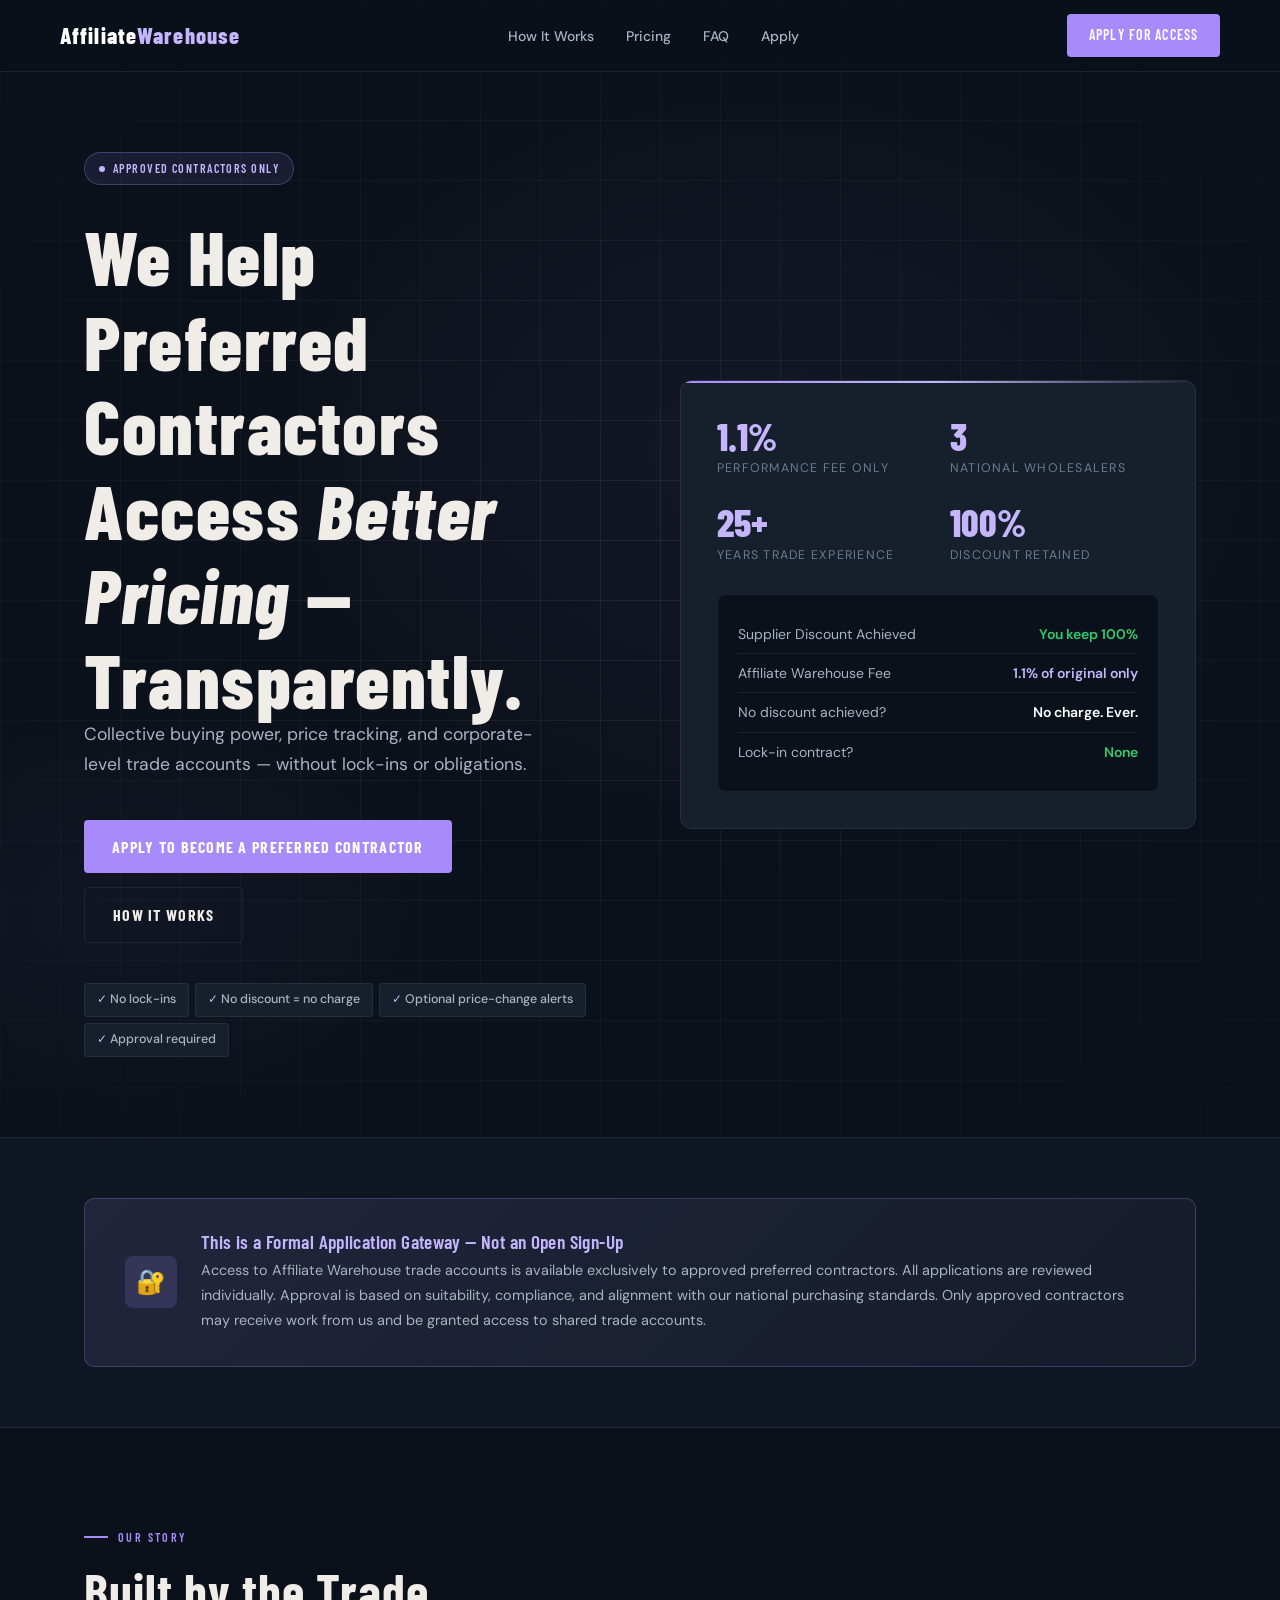
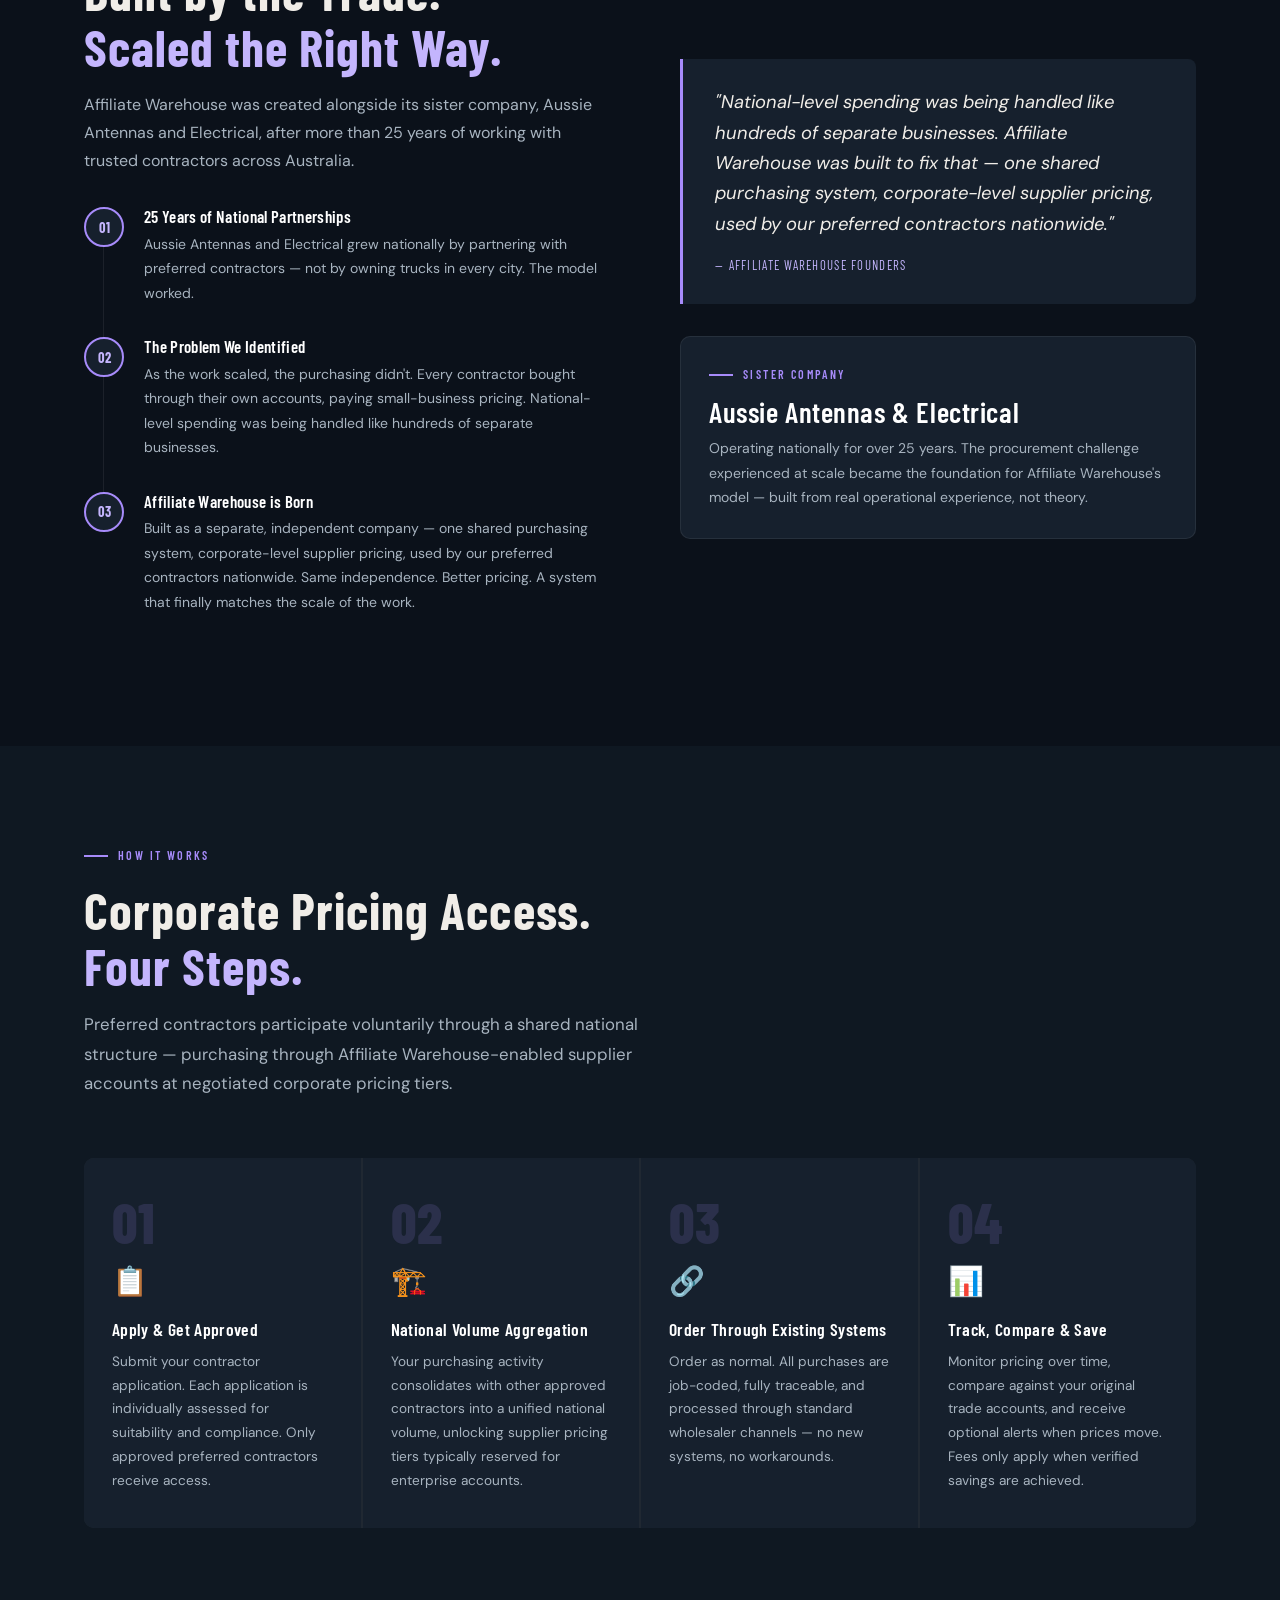
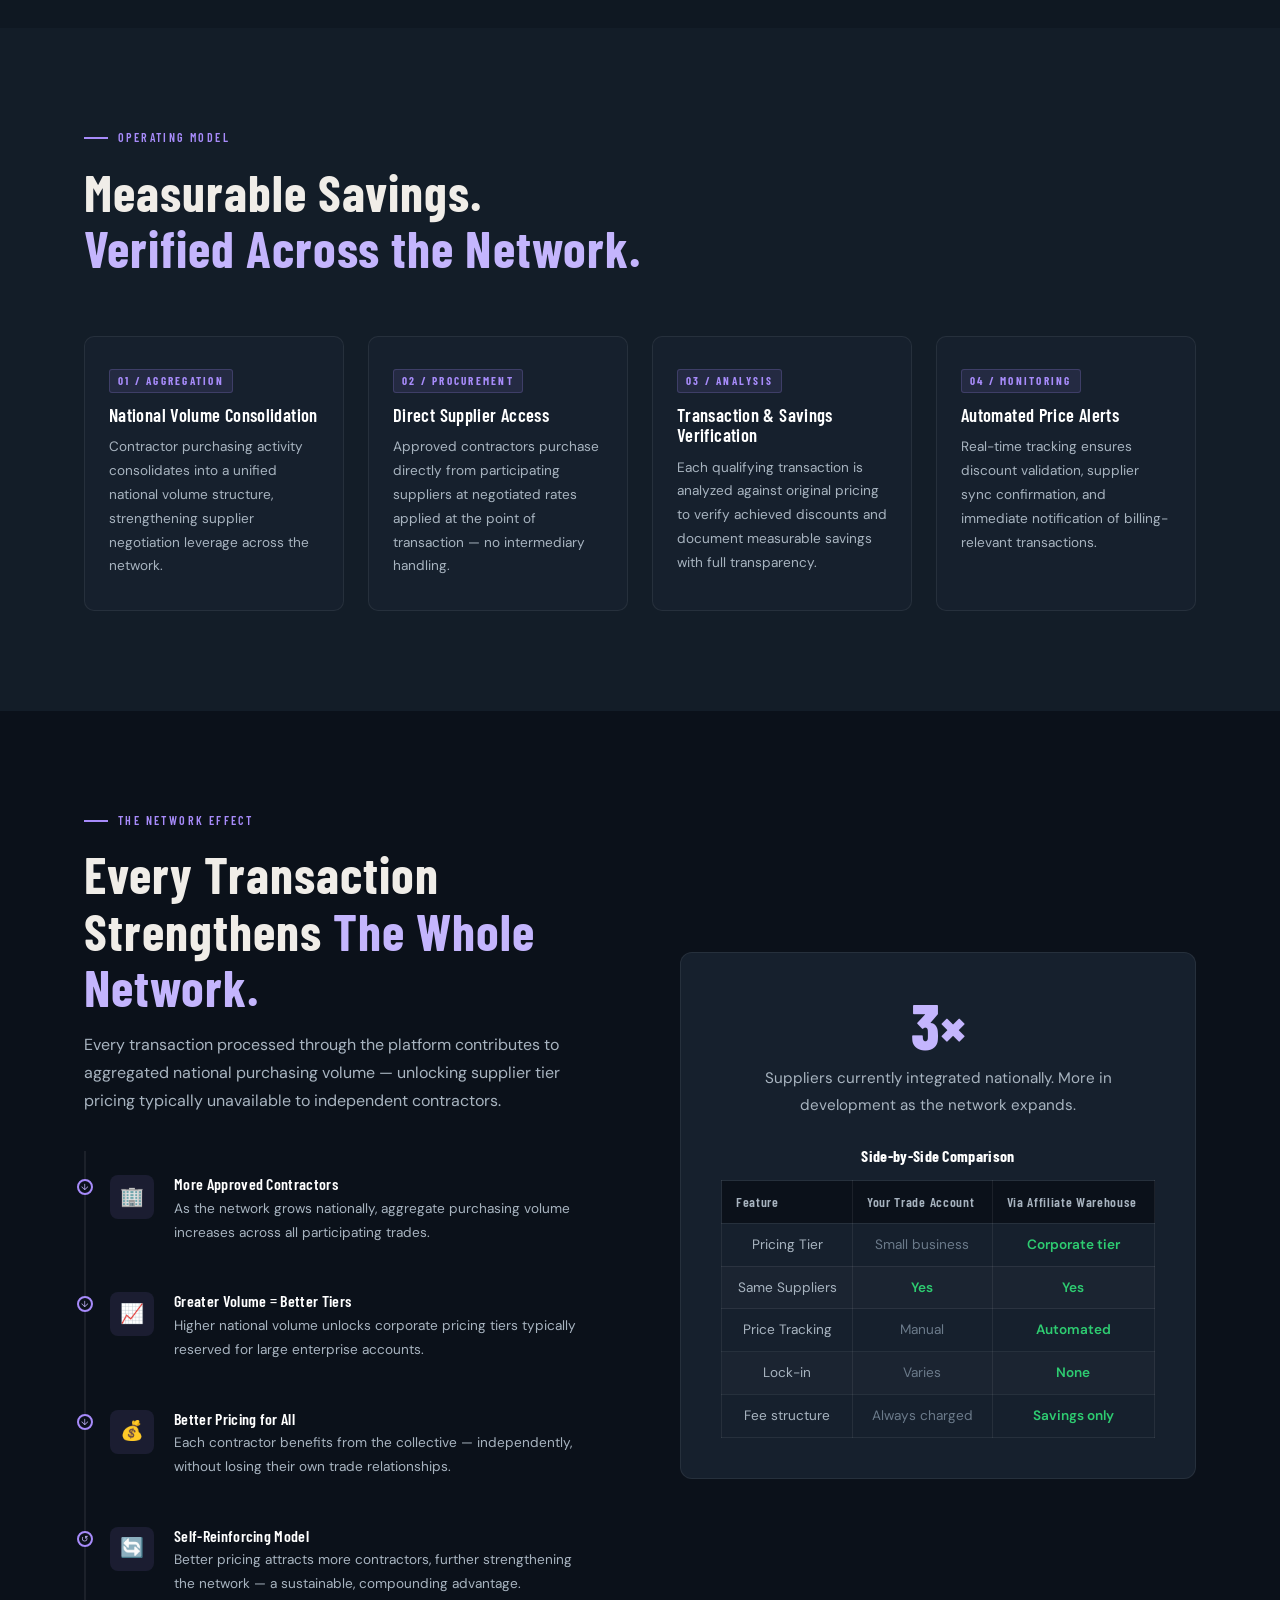
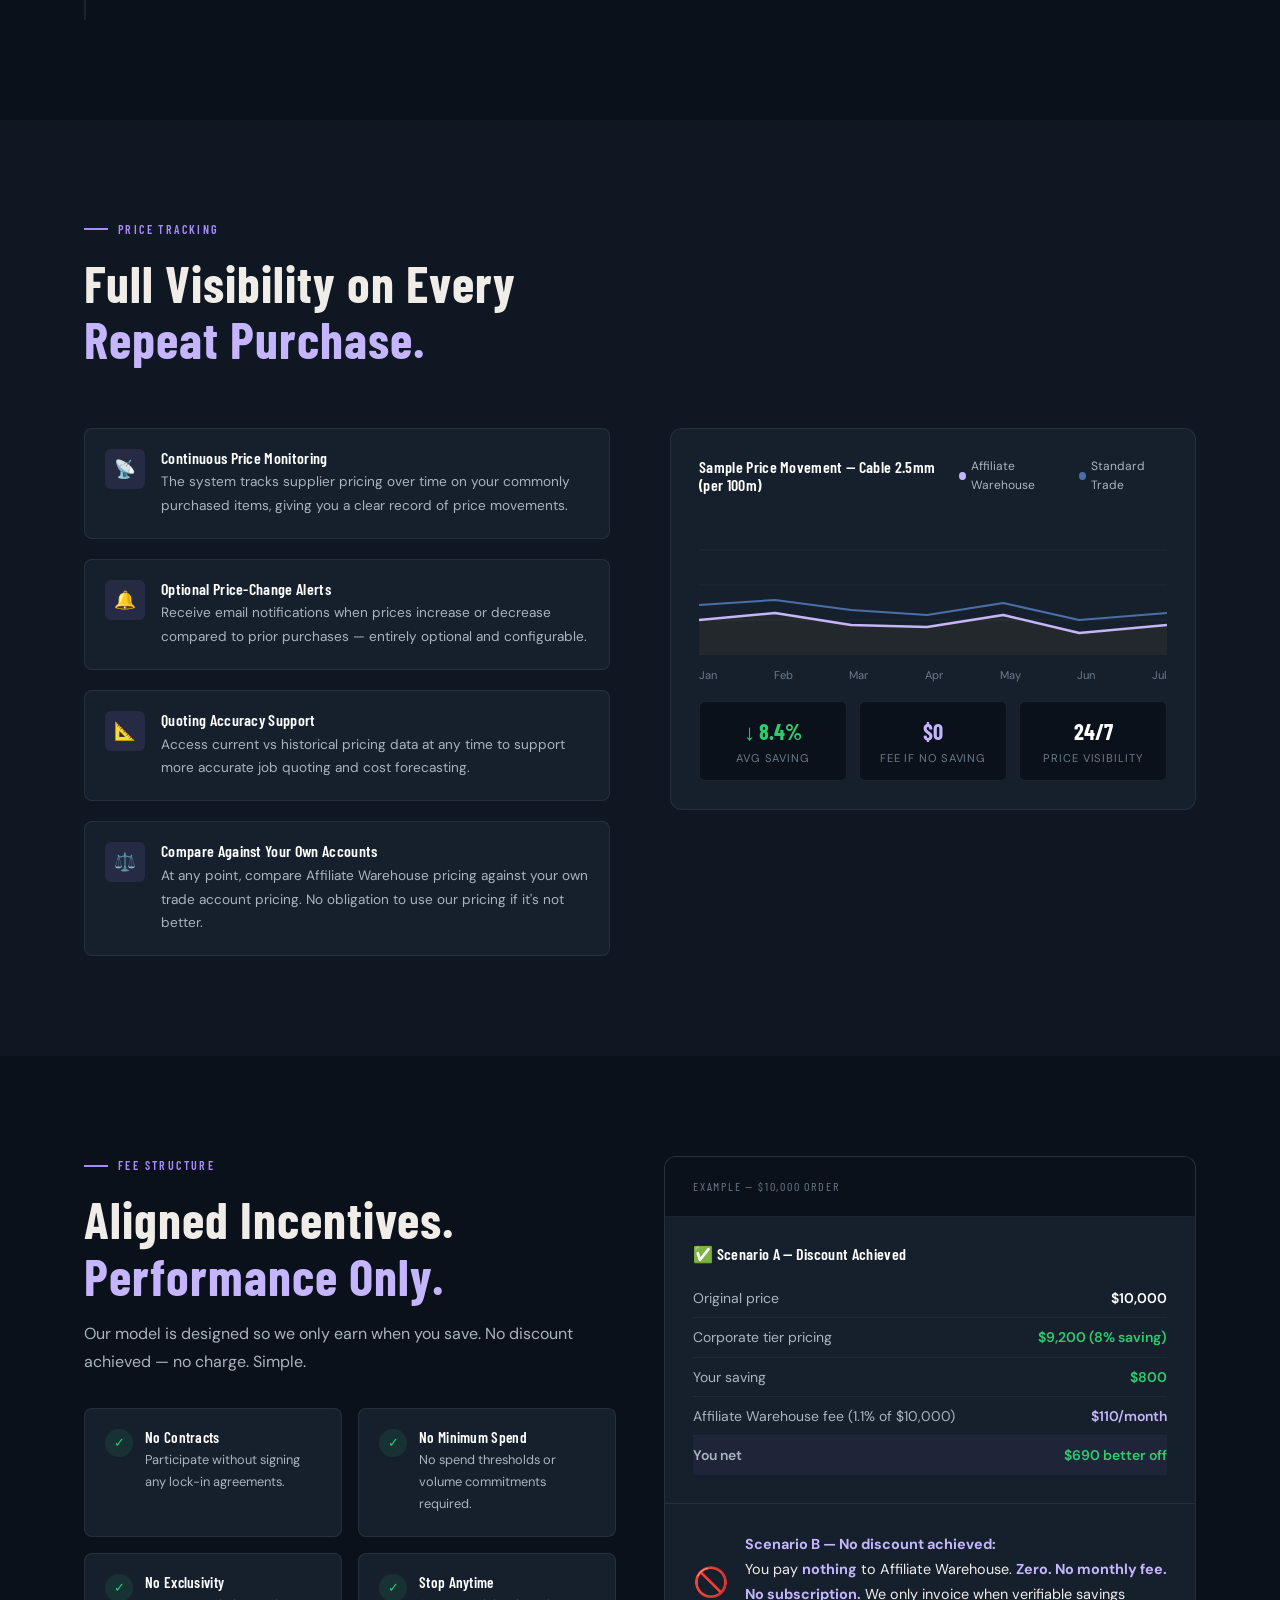
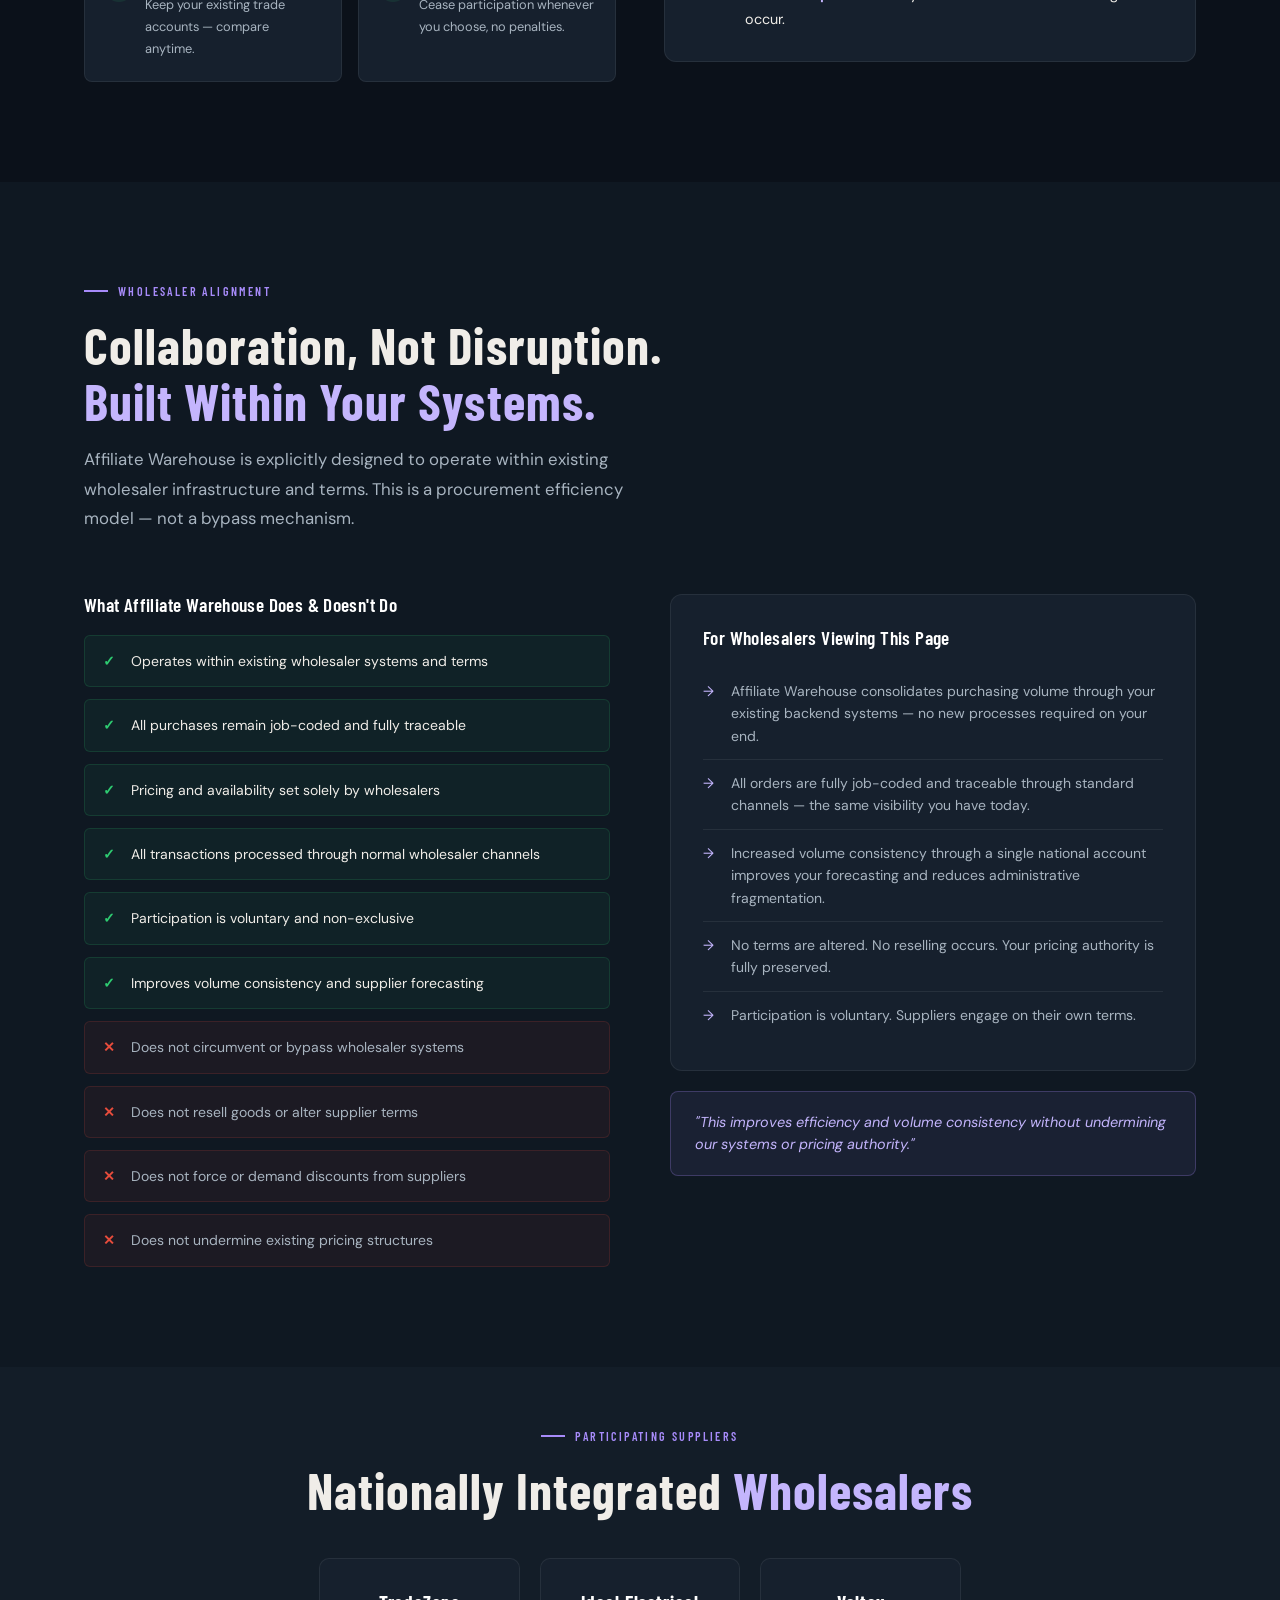
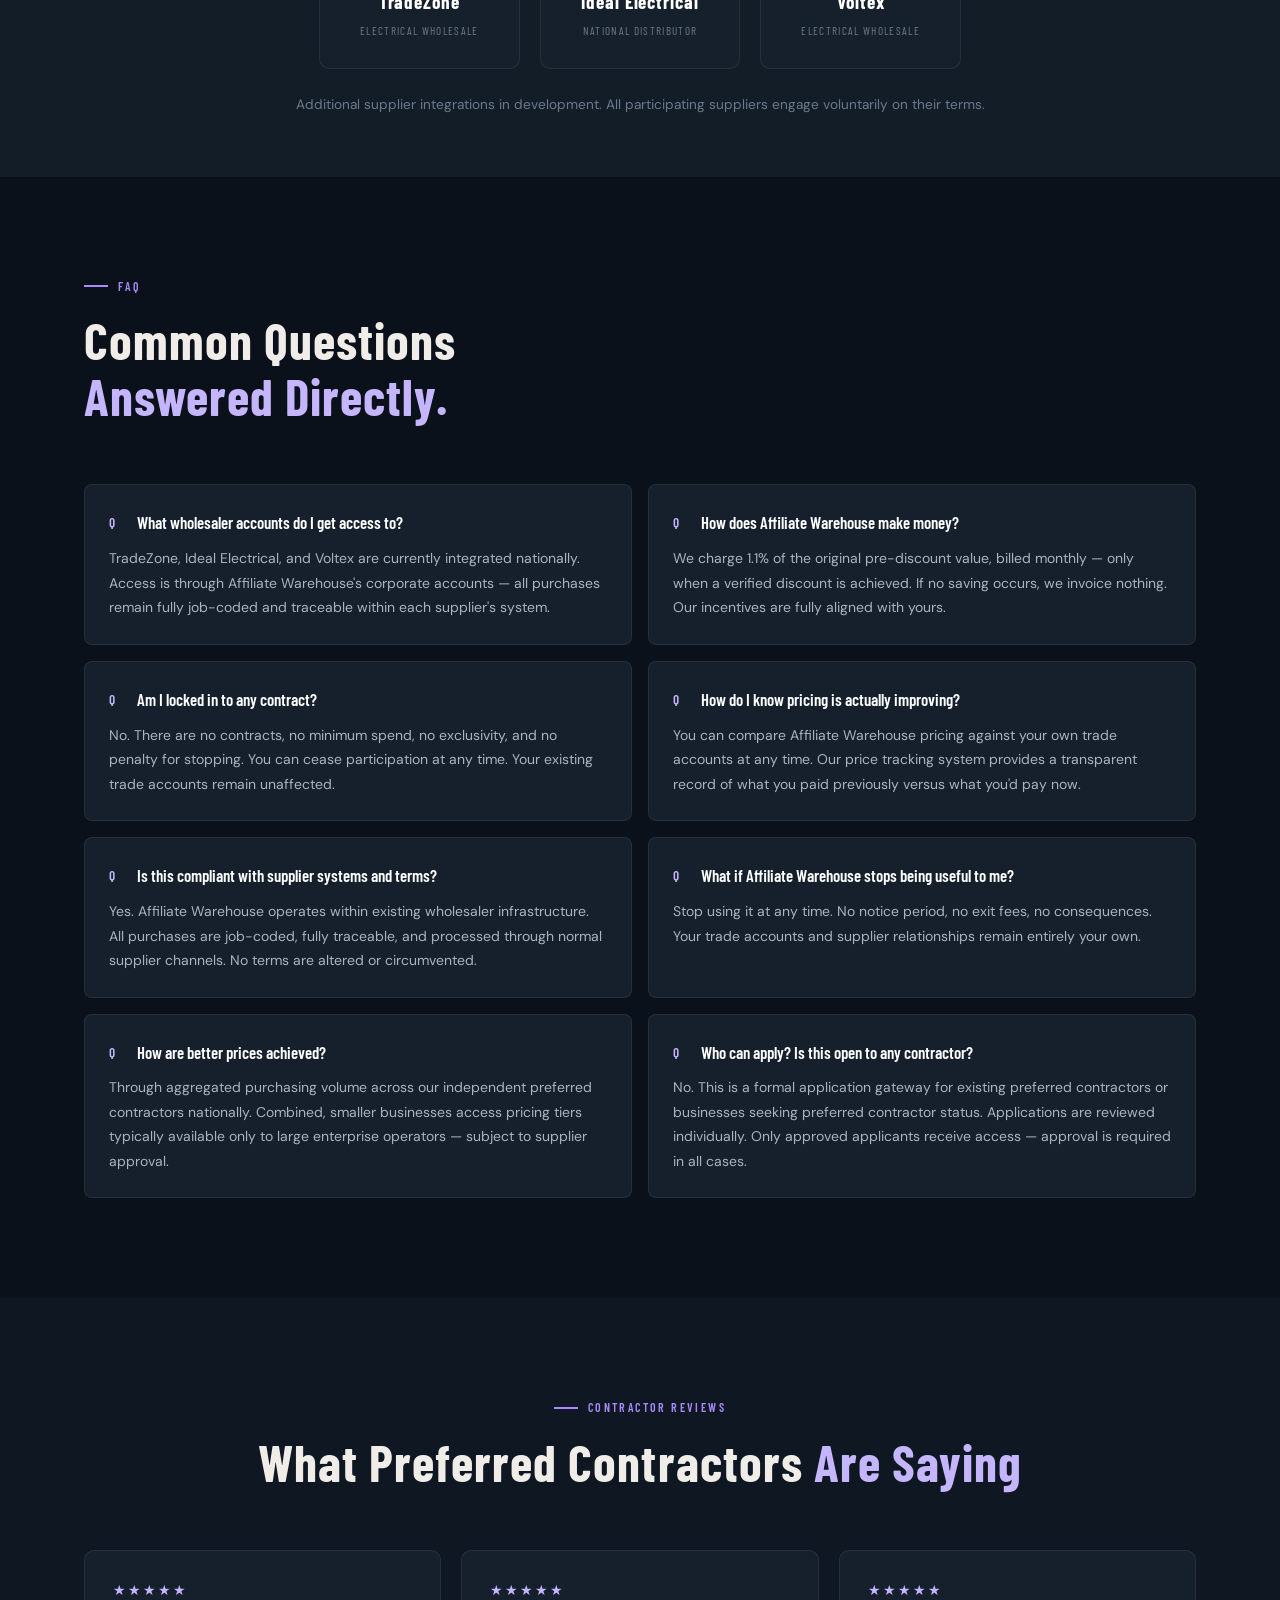
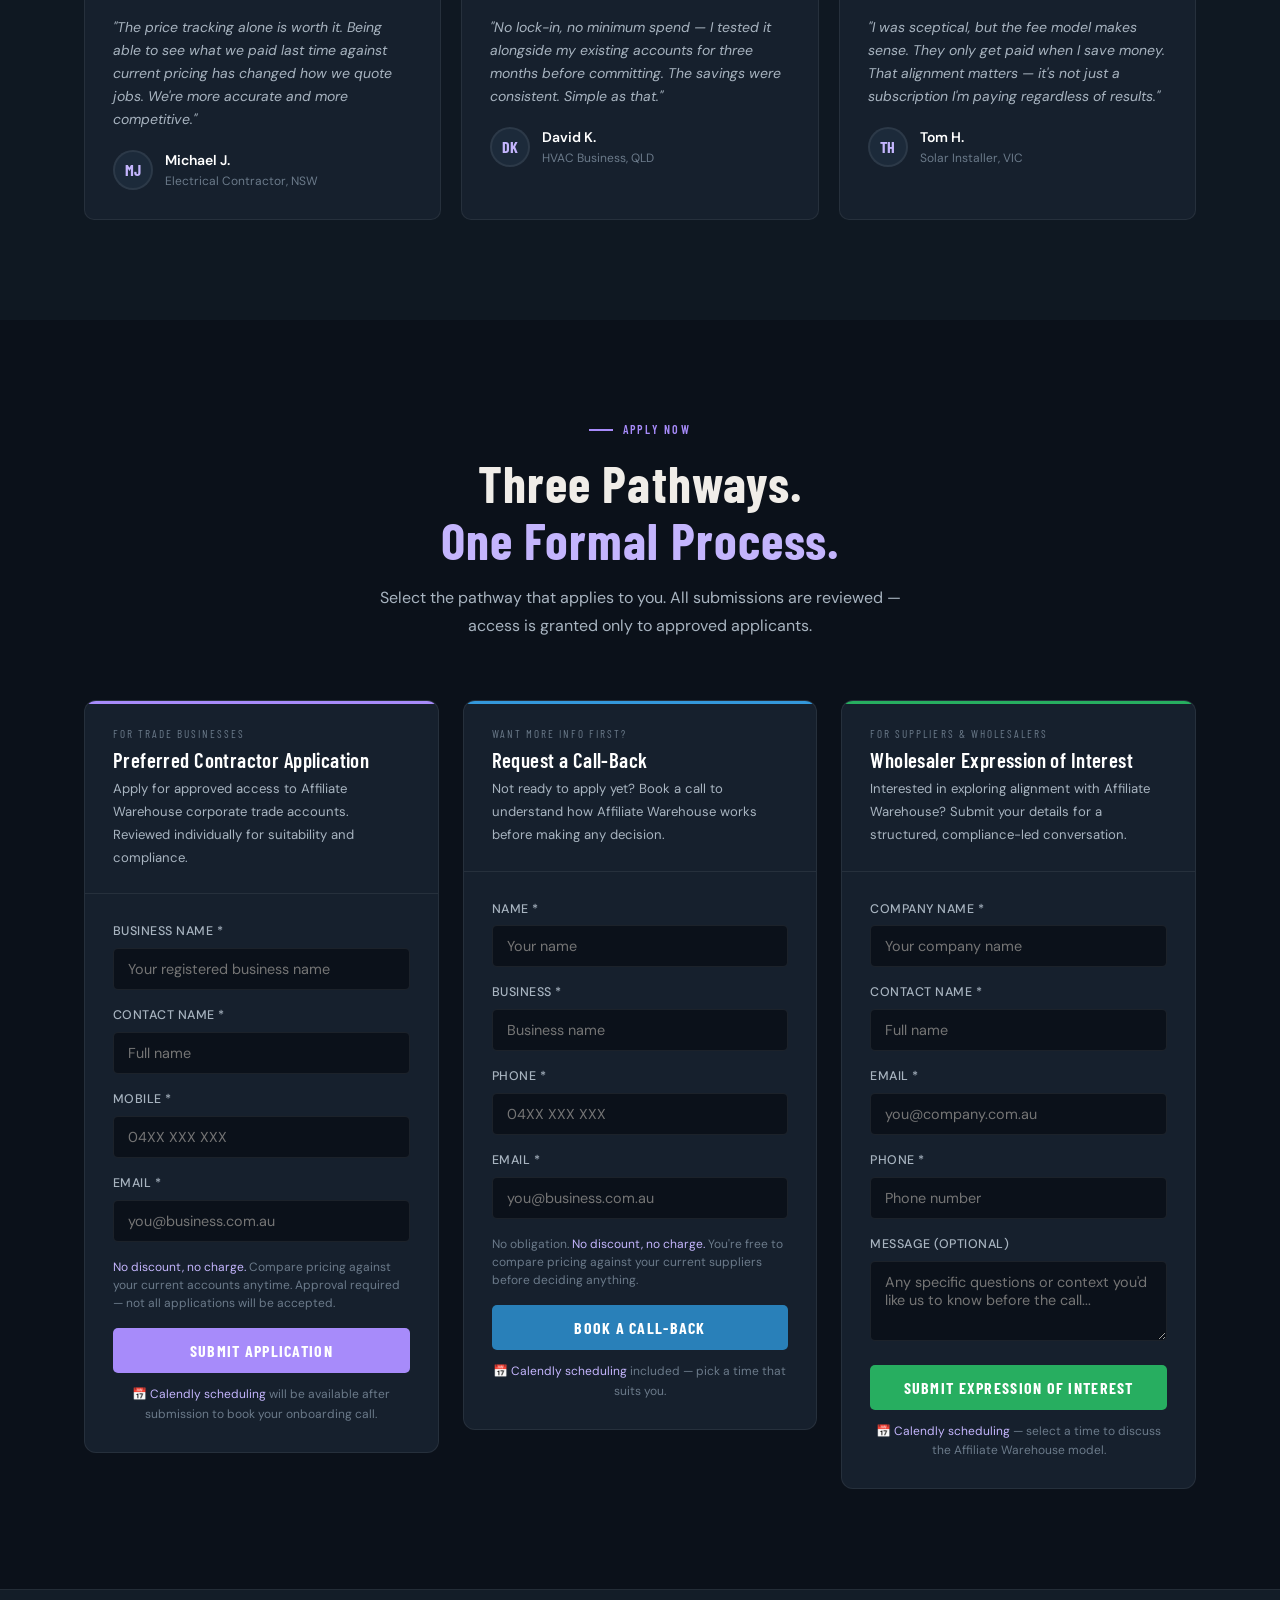
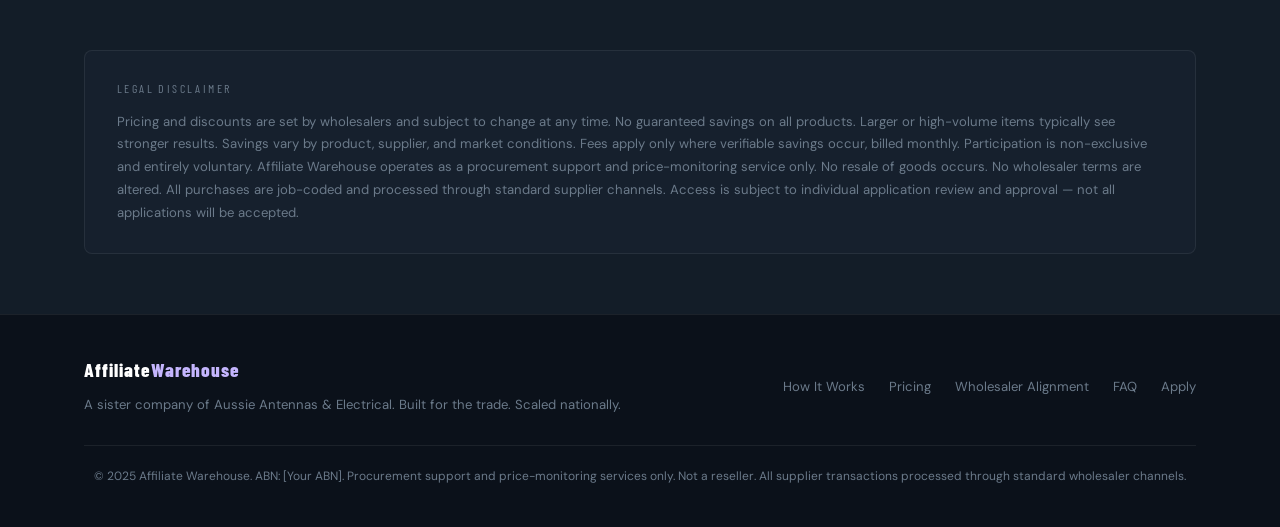
<file: index.html>
<!DOCTYPE html>
<html lang="en">
<head>
<meta charset="UTF-8">
<meta name="viewport" content="width=device-width, initial-scale=1.0">
<title>Affiliate Warehouse — Corporate Pricing for Preferred Contractors</title>
<link href="https://fonts.googleapis.com/css2?family=Barlow+Condensed:wght@400;600;700;800&family=Barlow:wght@300;400;500;600&family=DM+Sans:wght@300;400;500&display=swap" rel="stylesheet">
<style>
  :root {
    --bg: #0B111A;
    --bg2: #0F1822;
    --bg3: #131D28;
    --surface: #16202D;
    --surface2: #1C2A3A;
    --border: rgba(255,255,255,0.07);
    --accent: #A78BFA;
    --accent2: #C4B5FD;
    --accent-glow: rgba(167,139,250,0.15);
    --text: #F0EDE8;
    --text2: #A8B4C0;
    --text3: #6B7A8A;
    --green: #2ECC71;
    --red: #E74C3C;
    --white: #FFFFFF;
  }

  *, *::before, *::after { box-sizing: border-box; margin: 0; padding: 0; }

  html { scroll-behavior: smooth; }

  body {
    background: var(--bg);
    color: var(--text);
    font-family: 'DM Sans', sans-serif;
    font-weight: 400;
    line-height: 1.6;
    overflow-x: hidden;
  }

  /* ── TYPOGRAPHY ── */
  h1, h2, h3, h4 {
    font-family: 'Barlow Condensed', sans-serif;
    letter-spacing: 0.02em;
    line-height: 1.1;
  }
  h1 { font-size: clamp(2.8rem, 6vw, 5.2rem); font-weight: 800; }
  h2 { font-size: clamp(2rem, 4vw, 3.4rem); font-weight: 700; }
  h3 { font-size: clamp(1.3rem, 2.5vw, 1.8rem); font-weight: 600; }
  p { font-family: 'DM Sans', sans-serif; color: var(--text2); font-size: 1rem; line-height: 1.75; }

  .accent { color: var(--accent2); }
  .white { color: var(--white); }

  /* ── LAYOUT ── */
  .container { max-width: 1160px; margin: 0 auto; padding: 0 24px; }
  .section { padding: 100px 0; }
  .section-sm { padding: 60px 0; }

  .section-label {
    font-family: 'Barlow Condensed', sans-serif;
    font-size: 0.75rem;
    font-weight: 600;
    letter-spacing: 0.2em;
    text-transform: uppercase;
    color: var(--accent);
    display: flex;
    align-items: center;
    gap: 10px;
    margin-bottom: 16px;
  }
  .section-label::before {
    content: '';
    width: 24px;
    height: 2px;
    background: var(--accent);
  }

  .section-header { margin-bottom: 60px; }
  .section-header p { max-width: 580px; margin-top: 16px; font-size: 1.05rem; }

  /* ── NAV ── */
  nav {
    position: fixed;
    top: 0; left: 0; right: 0;
    z-index: 1000;
    padding: 0 24px;
    background: rgba(11,17,26,0.92);
    backdrop-filter: blur(16px);
    border-bottom: 1px solid var(--border);
    height: 72px;
    display: flex;
    align-items: center;
  }
  .nav-inner {
    max-width: 1160px;
    width: 100%;
    margin: 0 auto;
    display: flex;
    align-items: center;
    justify-content: space-between;
  }
  .logo {
    font-family: 'Barlow Condensed', sans-serif;
    font-size: 1.4rem;
    font-weight: 800;
    letter-spacing: 0.05em;
    color: var(--white);
    text-decoration: none;
  }
  .logo span { color: var(--accent2); }
  .nav-links { display: flex; gap: 32px; list-style: none; }
  .nav-links a {
    color: var(--text2);
    text-decoration: none;
    font-size: 0.875rem;
    font-weight: 500;
    transition: color 0.2s;
  }
  .nav-links a:hover { color: var(--white); }
  .nav-cta {
    background: var(--accent);
    color: var(--white);
    padding: 10px 22px;
    border-radius: 4px;
    font-size: 0.875rem;
    font-weight: 600;
    text-decoration: none;
    font-family: 'Barlow Condensed', sans-serif;
    letter-spacing: 0.08em;
    text-transform: uppercase;
    transition: background 0.2s;
  }
  .nav-cta:hover { background: var(--accent2); }

  /* ── HERO ── */
  #hero {
    min-height: 100vh;
    display: flex;
    align-items: center;
    padding-top: 72px;
    position: relative;
    overflow: hidden;
  }
  .hero-bg {
    position: absolute;
    inset: 0;
    background: 
      radial-gradient(ellipse 800px 600px at 60% 40%, rgba(167,139,250,0.06) 0%, transparent 70%),
      radial-gradient(ellipse 600px 400px at 10% 80%, rgba(167,139,250,0.04) 0%, transparent 60%);
  }
  .hero-grid {
    position: absolute;
    inset: 0;
    background-image: 
      linear-gradient(var(--border) 1px, transparent 1px),
      linear-gradient(90deg, var(--border) 1px, transparent 1px);
    background-size: 60px 60px;
    mask-image: radial-gradient(ellipse 80% 80% at 50% 50%, black 0%, transparent 100%);
  }
  .hero-inner {
    position: relative;
    z-index: 2;
    display: grid;
    grid-template-columns: 1fr 1fr;
    gap: 80px;
    align-items: center;
    padding: 80px 0;
  }
  .hero-badge {
    display: inline-flex;
    align-items: center;
    gap: 8px;
    background: rgba(167,139,250,0.1);
    border: 1px solid rgba(167,139,250,0.3);
    border-radius: 100px;
    padding: 6px 14px;
    font-size: 0.75rem;
    font-weight: 600;
    letter-spacing: 0.12em;
    text-transform: uppercase;
    color: var(--accent2);
    margin-bottom: 28px;
    font-family: 'Barlow Condensed', sans-serif;
  }
  .hero-badge::before {
    content: '';
    width: 6px; height: 6px;
    border-radius: 50%;
    background: var(--accent2);
    animation: pulse 2s infinite;
  }
  @keyframes pulse {
    0%, 100% { opacity: 1; }
    50% { opacity: 0.4; }
  }
  .hero h1 { margin-bottom: 24px; }
  .hero h1 em { font-style: normal; color: var(--accent2); }
  .hero-sub {
    font-size: 1.1rem;
    color: var(--text2);
    margin-bottom: 40px;
    max-width: 480px;
    line-height: 1.7;
  }
  .hero-ctas { display: flex; gap: 14px; flex-wrap: wrap; margin-bottom: 40px; }
  .btn-primary {
    background: var(--accent);
    color: var(--white);
    padding: 14px 28px;
    border-radius: 4px;
    font-family: 'Barlow Condensed', sans-serif;
    font-size: 1rem;
    font-weight: 700;
    letter-spacing: 0.08em;
    text-transform: uppercase;
    text-decoration: none;
    transition: background 0.2s, transform 0.15s;
    display: inline-block;
    border: none;
    cursor: pointer;
  }
  .btn-primary:hover { background: var(--accent2); transform: translateY(-1px); }
  .btn-secondary {
    background: transparent;
    color: var(--text);
    padding: 14px 28px;
    border-radius: 4px;
    font-family: 'Barlow Condensed', sans-serif;
    font-size: 1rem;
    font-weight: 700;
    letter-spacing: 0.08em;
    text-transform: uppercase;
    text-decoration: none;
    border: 1px solid var(--border);
    transition: border-color 0.2s, color 0.2s;
    display: inline-block;
  }
  .btn-secondary:hover { border-color: var(--accent); color: var(--accent2); }
  .hero-trust {
    display: flex;
    gap: 6px;
    flex-wrap: wrap;
  }
  .trust-pill {
    background: var(--surface);
    border: 1px solid var(--border);
    border-radius: 4px;
    padding: 6px 12px;
    font-size: 0.78rem;
    color: var(--text2);
    font-weight: 500;
  }
  .trust-pill::before { content: '✓ '; color: var(--accent2); }

  /* Hero right — stat card */
  .hero-card {
    background: var(--surface);
    border: 1px solid var(--border);
    border-radius: 12px;
    padding: 36px;
    position: relative;
    overflow: hidden;
  }
  .hero-card::before {
    content: '';
    position: absolute;
    top: 0; left: 0; right: 0;
    height: 2px;
    background: linear-gradient(90deg, var(--accent), var(--accent2), transparent);
  }
  .stat-row {
    display: grid;
    grid-template-columns: 1fr 1fr;
    gap: 24px;
    margin-bottom: 28px;
  }
  .stat-item { }
  .stat-num {
    font-family: 'Barlow Condensed', sans-serif;
    font-size: 2.4rem;
    font-weight: 800;
    color: var(--accent2);
    line-height: 1;
    margin-bottom: 4px;
  }
  .stat-label { font-size: 0.78rem; color: var(--text3); text-transform: uppercase; letter-spacing: 0.1em; }
  .fee-model {
    background: var(--bg);
    border-radius: 8px;
    padding: 20px;
    border: 1px solid var(--border);
  }
  .fee-row {
    display: flex;
    justify-content: space-between;
    align-items: center;
    padding: 8px 0;
    border-bottom: 1px solid var(--border);
    font-size: 0.875rem;
  }
  .fee-row:last-child { border-bottom: none; }
  .fee-label { color: var(--text2); }
  .fee-value { font-weight: 600; color: var(--white); }
  .fee-value.green { color: var(--green); }
  .fee-value.accent { color: var(--accent2); }

  /* ── APPLICATION GATEWAY ── */
  #gateway {
    background: var(--bg2);
    border-top: 1px solid var(--border);
    border-bottom: 1px solid var(--border);
  }
  .gateway-banner {
    background: linear-gradient(135deg, rgba(167,139,250,0.12), rgba(167,139,250,0.04));
    border: 1px solid rgba(167,139,250,0.25);
    border-radius: 10px;
    padding: 32px 40px;
    display: flex;
    align-items: center;
    gap: 24px;
  }
  .gateway-icon {
    width: 52px; height: 52px;
    min-width: 52px;
    background: rgba(167,139,250,0.15);
    border-radius: 8px;
    display: flex;
    align-items: center;
    justify-content: center;
    font-size: 1.5rem;
  }
  .gateway-text h3 { color: var(--accent2); margin-bottom: 6px; font-size: 1.2rem; }
  .gateway-text p { margin: 0; font-size: 0.9rem; }

  /* ── OUR STORY ── */
  #story { background: var(--bg); }
  .story-grid {
    display: grid;
    grid-template-columns: 1fr 1fr;
    gap: 80px;
    align-items: center;
  }
  .story-timeline { }
  .timeline-item {
    display: flex;
    gap: 20px;
    padding-bottom: 32px;
    position: relative;
  }
  .timeline-item:not(:last-child)::after {
    content: '';
    position: absolute;
    left: 19px;
    top: 40px;
    bottom: 0;
    width: 1px;
    background: var(--border);
  }
  .timeline-dot {
    width: 40px; height: 40px;
    min-width: 40px;
    border-radius: 50%;
    background: var(--surface);
    border: 2px solid var(--accent);
    display: flex;
    align-items: center;
    justify-content: center;
    font-size: 0.9rem;
    color: var(--accent2);
    font-family: 'Barlow Condensed', sans-serif;
    font-weight: 700;
  }
  .timeline-content h4 {
    font-size: 1.05rem;
    color: var(--white);
    margin-bottom: 6px;
    font-family: 'Barlow Condensed', sans-serif;
    font-weight: 600;
  }
  .timeline-content p { font-size: 0.875rem; margin: 0; }
  .story-quote {
    background: var(--surface);
    border-left: 3px solid var(--accent);
    border-radius: 0 8px 8px 0;
    padding: 28px 32px;
    font-size: 1.15rem;
    line-height: 1.65;
    color: var(--text);
    font-style: italic;
    margin-top: 24px;
  }
  .story-quote cite {
    display: block;
    margin-top: 16px;
    font-size: 0.8rem;
    font-style: normal;
    color: var(--accent2);
    font-family: 'Barlow Condensed', sans-serif;
    letter-spacing: 0.1em;
    text-transform: uppercase;
  }

  /* ── HOW IT WORKS ── */
  #how { background: var(--bg2); }
  .steps-grid {
    display: grid;
    grid-template-columns: repeat(4, 1fr);
    gap: 2px;
    background: var(--border);
    border-radius: 10px;
    overflow: hidden;
  }
  .step {
    background: var(--surface);
    padding: 36px 28px;
    position: relative;
    transition: background 0.2s;
  }
  .step:hover { background: var(--surface2); }
  .step-num {
    font-family: 'Barlow Condensed', sans-serif;
    font-size: 3.5rem;
    font-weight: 800;
    color: rgba(167,139,250,0.15);
    line-height: 1;
    margin-bottom: 8px;
  }
  .step-icon {
    font-size: 1.8rem;
    margin-bottom: 16px;
  }
  .step h3 {
    font-size: 1.1rem;
    color: var(--white);
    margin-bottom: 10px;
  }
  .step p { font-size: 0.85rem; }
  .step-connector {
    position: absolute;
    right: -12px;
    top: 50%;
    transform: translateY(-50%);
    width: 24px;
    height: 24px;
    background: var(--accent);
    border-radius: 50%;
    display: flex;
    align-items: center;
    justify-content: center;
    font-size: 0.7rem;
    color: white;
    z-index: 2;
  }

  /* ── METRICS ── */
  #metrics { background: var(--bg3); }
  .metrics-grid {
    display: grid;
    grid-template-columns: repeat(4, 1fr);
    gap: 24px;
  }
  .metric-card {
    background: var(--surface);
    border: 1px solid var(--border);
    border-radius: 10px;
    padding: 32px 24px;
    position: relative;
    overflow: hidden;
    transition: border-color 0.2s;
  }
  .metric-card:hover { border-color: rgba(167,139,250,0.3); }
  .metric-card::after {
    content: '';
    position: absolute;
    bottom: 0; left: 0; right: 0;
    height: 3px;
    background: linear-gradient(90deg, var(--accent), transparent);
    transform: scaleX(0);
    transform-origin: left;
    transition: transform 0.3s;
  }
  .metric-card:hover::after { transform: scaleX(1); }
  .metric-num-label {
    font-family: 'Barlow Condensed', sans-serif;
    font-size: 0.7rem;
    font-weight: 700;
    letter-spacing: 0.2em;
    text-transform: uppercase;
    color: var(--accent);
    margin-bottom: 12px;
    display: flex;
    align-items: center;
    gap: 8px;
  }
  .metric-num-label span {
    background: rgba(167,139,250,0.1);
    border: 1px solid rgba(167,139,250,0.2);
    border-radius: 3px;
    padding: 2px 8px;
  }
  .metric-card h3 { font-size: 1.15rem; color: var(--white); margin-bottom: 10px; }
  .metric-card p { font-size: 0.85rem; }

  /* ── NETWORK EFFECT ── */
  #network { background: var(--bg); }
  .network-inner {
    display: grid;
    grid-template-columns: 1fr 1fr;
    gap: 80px;
    align-items: center;
  }
  .flywheel {
    display: flex;
    flex-direction: column;
    gap: 0;
  }
  .fw-item {
    display: flex;
    gap: 20px;
    align-items: flex-start;
    padding: 24px;
    border-left: 2px solid var(--border);
    position: relative;
    transition: border-color 0.2s;
  }
  .fw-item:hover { border-color: var(--accent); }
  .fw-arrow {
    position: absolute;
    left: -9px;
    top: 28px;
    width: 16px; height: 16px;
    background: var(--bg);
    border: 2px solid var(--accent);
    border-radius: 50%;
    display: flex;
    align-items: center;
    justify-content: center;
    font-size: 0.55rem;
    color: var(--accent2);
  }
  .fw-icon {
    width: 44px; height: 44px;
    min-width: 44px;
    background: rgba(167,139,250,0.1);
    border-radius: 8px;
    display: flex;
    align-items: center;
    justify-content: center;
    font-size: 1.2rem;
  }
  .fw-text h4 { font-size: 1rem; color: var(--white); margin-bottom: 4px; font-family: 'Barlow Condensed', sans-serif; font-weight: 600; }
  .fw-text p { font-size: 0.85rem; margin: 0; }
  .network-stat-box {
    background: var(--surface);
    border: 1px solid var(--border);
    border-radius: 12px;
    padding: 40px;
    text-align: center;
  }
  .network-stat-box .big-num {
    font-family: 'Barlow Condensed', sans-serif;
    font-size: 4rem;
    font-weight: 800;
    color: var(--accent2);
    line-height: 1;
    margin-bottom: 8px;
  }
  .network-stat-box p { font-size: 0.95rem; margin-bottom: 28px; }
  .vs-table {
    width: 100%;
    border-collapse: collapse;
    font-size: 0.85rem;
    margin-top: 8px;
  }
  .vs-table th {
    background: var(--bg);
    padding: 10px 14px;
    text-align: left;
    font-family: 'Barlow Condensed', sans-serif;
    font-weight: 600;
    letter-spacing: 0.05em;
    color: var(--text2);
    border: 1px solid var(--border);
  }
  .vs-table td {
    padding: 10px 14px;
    border: 1px solid var(--border);
    color: var(--text2);
  }
  .vs-table td.good { color: var(--green); font-weight: 600; }
  .vs-table td.bad { color: var(--text3); }
  .vs-table tr:nth-child(even) td { background: rgba(255,255,255,0.02); }

  /* ── PRICE TRACKING ── */
  #tracking { background: var(--bg2); }
  .tracking-grid {
    display: grid;
    grid-template-columns: 1fr 1fr;
    gap: 60px;
    align-items: start;
  }
  .track-features { display: flex; flex-direction: column; gap: 20px; }
  .track-feature {
    display: flex;
    gap: 16px;
    align-items: flex-start;
    padding: 20px;
    background: var(--surface);
    border-radius: 8px;
    border: 1px solid var(--border);
    transition: border-color 0.2s;
  }
  .track-feature:hover { border-color: rgba(167,139,250,0.3); }
  .track-icon {
    width: 40px; height: 40px;
    min-width: 40px;
    background: rgba(167,139,250,0.1);
    border-radius: 6px;
    display: flex;
    align-items: center;
    justify-content: center;
    font-size: 1.1rem;
  }
  .track-feature h4 { font-size: 1rem; color: var(--white); margin-bottom: 4px; font-family: 'Barlow Condensed', sans-serif; font-weight: 600; }
  .track-feature p { font-size: 0.85rem; margin: 0; }

  /* Simulated price chart */
  .price-chart-card {
    background: var(--surface);
    border: 1px solid var(--border);
    border-radius: 12px;
    padding: 28px;
  }
  .chart-header { display: flex; justify-content: space-between; align-items: center; margin-bottom: 20px; }
  .chart-header h4 { font-size: 1rem; color: var(--white); font-family: 'Barlow Condensed', sans-serif; font-weight: 600; }
  .chart-legend { display: flex; gap: 14px; font-size: 0.75rem; }
  .legend-item { display: flex; align-items: center; gap: 5px; color: var(--text2); }
  .legend-dot { width: 8px; height: 8px; border-radius: 50%; }
  .chart-area {
    height: 140px;
    position: relative;
    margin-bottom: 12px;
  }
  .chart-area svg { width: 100%; height: 100%; }
  .chart-labels {
    display: flex;
    justify-content: space-between;
    font-size: 0.7rem;
    color: var(--text3);
    margin-top: 6px;
  }
  .price-savings-row {
    display: flex;
    gap: 12px;
    margin-top: 16px;
  }
  .savings-pill {
    flex: 1;
    background: var(--bg);
    border-radius: 6px;
    padding: 12px;
    text-align: center;
    border: 1px solid var(--border);
  }
  .savings-pill .num { font-family: 'Barlow Condensed', sans-serif; font-size: 1.4rem; font-weight: 700; }
  .savings-pill .num.green { color: var(--green); }
  .savings-pill .num.red { color: var(--red); }
  .savings-pill .lbl { font-size: 0.7rem; color: var(--text3); text-transform: uppercase; letter-spacing: 0.08em; }

  /* ── FEES ── */
  #fees { background: var(--bg); }
  .fees-grid {
    display: grid;
    grid-template-columns: 1fr 1fr;
    gap: 48px;
    align-items: start;
  }
  .fee-breakdown {
    background: var(--surface);
    border: 1px solid var(--border);
    border-radius: 12px;
    overflow: hidden;
  }
  .fee-header {
    background: var(--bg);
    padding: 20px 28px;
    border-bottom: 1px solid var(--border);
    font-family: 'Barlow Condensed', sans-serif;
    font-size: 0.75rem;
    letter-spacing: 0.15em;
    text-transform: uppercase;
    color: var(--text3);
  }
  .fee-scenario {
    padding: 28px;
    border-bottom: 1px solid var(--border);
  }
  .fee-scenario h4 { font-size: 1rem; color: var(--white); margin-bottom: 16px; font-family: 'Barlow Condensed', sans-serif; font-weight: 600; }
  .fee-line { display: flex; justify-content: space-between; padding: 8px 0; font-size: 0.875rem; border-bottom: 1px solid rgba(255,255,255,0.04); }
  .fee-line:last-child { border-bottom: none; font-weight: 600; }
  .fee-total { background: rgba(167,139,250,0.05); }
  .no-discount-box {
    padding: 28px;
    display: flex;
    align-items: center;
    gap: 16px;
  }
  .no-discount-box .icon { font-size: 1.8rem; }
  .no-discount-box p { margin: 0; font-size: 0.9rem; color: var(--text); }
  .no-discount-box strong { color: var(--accent2); }
  .lock-ins {
    display: grid;
    grid-template-columns: 1fr 1fr;
    gap: 16px;
  }
  .lock-item {
    background: var(--surface);
    border: 1px solid var(--border);
    border-radius: 8px;
    padding: 20px;
    display: flex;
    gap: 12px;
    align-items: flex-start;
  }
  .lock-check {
    width: 28px; height: 28px;
    min-width: 28px;
    background: rgba(46,204,113,0.1);
    border-radius: 50%;
    display: flex;
    align-items: center;
    justify-content: center;
    font-size: 0.8rem;
    color: var(--green);
  }
  .lock-item h4 { font-size: 0.95rem; color: var(--white); margin-bottom: 3px; font-family: 'Barlow Condensed', sans-serif; font-weight: 600; }
  .lock-item p { font-size: 0.8rem; margin: 0; }

  /* ── WHOLESALER ALIGNMENT ── */
  #wholesaler { background: var(--bg2); }
  .wholesaler-grid {
    display: grid;
    grid-template-columns: 1fr 1fr;
    gap: 60px;
    align-items: start;
  }
  .do-dont {
    display: flex;
    flex-direction: column;
    gap: 12px;
  }
  .do-item, .dont-item {
    display: flex;
    gap: 12px;
    align-items: flex-start;
    padding: 14px 18px;
    border-radius: 6px;
    font-size: 0.875rem;
  }
  .do-item {
    background: rgba(46,204,113,0.06);
    border: 1px solid rgba(46,204,113,0.15);
    color: var(--text);
  }
  .dont-item {
    background: rgba(231,76,60,0.06);
    border: 1px solid rgba(231,76,60,0.15);
    color: var(--text2);
    text-decoration-color: transparent;
  }
  .do-item::before { content: '✓'; color: var(--green); font-weight: 700; min-width: 16px; }
  .dont-item::before { content: '✕'; color: var(--red); font-weight: 700; min-width: 16px; }
  .wholesaler-right { }
  .compliance-box {
    background: var(--surface);
    border: 1px solid var(--border);
    border-radius: 12px;
    padding: 32px;
  }
  .compliance-box h3 { color: var(--white); margin-bottom: 20px; font-size: 1.2rem; }
  .compliance-point {
    display: flex;
    gap: 12px;
    padding: 12px 0;
    border-bottom: 1px solid var(--border);
    font-size: 0.875rem;
    color: var(--text2);
  }
  .compliance-point:last-child { border-bottom: none; }
  .compliance-point::before { content: '→'; color: var(--accent2); min-width: 16px; }
  .wholesaler-badge {
    margin-top: 20px;
    background: rgba(167,139,250,0.08);
    border: 1px solid rgba(167,139,250,0.25);
    border-radius: 8px;
    padding: 20px 24px;
    font-size: 0.9rem;
    color: var(--accent2);
    font-style: italic;
    line-height: 1.5;
  }

  /* ── SUPPLIERS ── */
  #suppliers { background: var(--bg3); }
  .suppliers-row {
    display: flex;
    gap: 20px;
    justify-content: center;
    flex-wrap: wrap;
  }
  .supplier-card {
    background: var(--surface);
    border: 1px solid var(--border);
    border-radius: 10px;
    padding: 28px 40px;
    text-align: center;
    font-family: 'Barlow Condensed', sans-serif;
    font-size: 1.2rem;
    font-weight: 700;
    color: var(--white);
    letter-spacing: 0.05em;
    transition: border-color 0.2s, transform 0.15s;
  }
  .supplier-card:hover { border-color: rgba(167,139,250,0.4); transform: translateY(-2px); }
  .supplier-card small {
    display: block;
    font-size: 0.7rem;
    color: var(--text3);
    letter-spacing: 0.12em;
    text-transform: uppercase;
    font-weight: 400;
    margin-top: 4px;
  }

  /* ── FAQ ── */
  #faq { background: var(--bg); }
  .faq-grid { display: grid; grid-template-columns: 1fr 1fr; gap: 16px; }
  .faq-item {
    background: var(--surface);
    border: 1px solid var(--border);
    border-radius: 8px;
    padding: 24px;
    transition: border-color 0.2s;
    cursor: pointer;
  }
  .faq-item:hover { border-color: rgba(167,139,250,0.3); }
  .faq-q {
    font-family: 'Barlow Condensed', sans-serif;
    font-size: 1.05rem;
    font-weight: 600;
    color: var(--white);
    margin-bottom: 10px;
    display: flex;
    align-items: flex-start;
    gap: 10px;
  }
  .faq-q::before { content: 'Q'; color: var(--accent2); font-size: 0.85rem; min-width: 18px; margin-top: 2px; }
  .faq-a { font-size: 0.875rem; color: var(--text2); }

  /* ── TESTIMONIALS ── */
  #reviews { background: var(--bg2); }
  .reviews-grid { display: grid; grid-template-columns: repeat(3, 1fr); gap: 20px; }
  .review-card {
    background: var(--surface);
    border: 1px solid var(--border);
    border-radius: 10px;
    padding: 28px;
    transition: border-color 0.2s;
  }
  .review-card:hover { border-color: rgba(167,139,250,0.25); }
  .stars { color: var(--accent2); font-size: 0.9rem; margin-bottom: 14px; letter-spacing: 2px; }
  .review-text { font-size: 0.875rem; color: var(--text2); margin-bottom: 18px; font-style: italic; line-height: 1.65; }
  .review-author { display: flex; align-items: center; gap: 12px; }
  .author-avatar {
    width: 40px; height: 40px;
    border-radius: 50%;
    background: var(--surface2);
    border: 2px solid var(--border);
    display: flex;
    align-items: center;
    justify-content: center;
    font-family: 'Barlow Condensed', sans-serif;
    font-weight: 700;
    color: var(--accent2);
    font-size: 1rem;
  }
  .author-name { font-size: 0.875rem; font-weight: 600; color: var(--white); }
  .author-role { font-size: 0.75rem; color: var(--text3); }

  /* ── FORMS ── */
  #apply { background: var(--bg); }
  .forms-intro {
    text-align: center;
    margin-bottom: 60px;
  }
  .forms-intro h2 { margin-bottom: 16px; }
  .forms-grid {
    display: grid;
    grid-template-columns: repeat(3, 1fr);
    gap: 24px;
    align-items: start;
  }
  .form-card {
    background: var(--surface);
    border: 1px solid var(--border);
    border-radius: 12px;
    overflow: hidden;
  }
  .form-card-header {
    padding: 24px 28px;
    border-bottom: 1px solid var(--border);
    position: relative;
  }
  .form-card-header::before {
    content: '';
    position: absolute;
    top: 0; left: 0; right: 0;
    height: 3px;
  }
  .form-card.primary .form-card-header::before { background: var(--accent); }
  .form-card.secondary .form-card-header::before { background: #3498DB; }
  .form-card.tertiary .form-card-header::before { background: #27AE60; }
  .form-audience {
    font-family: 'Barlow Condensed', sans-serif;
    font-size: 0.7rem;
    letter-spacing: 0.18em;
    text-transform: uppercase;
    color: var(--text3);
    margin-bottom: 6px;
  }
  .form-card-header h3 { font-size: 1.3rem; color: var(--white); margin-bottom: 6px; }
  .form-card-header p { font-size: 0.82rem; margin: 0; }
  .form-body { padding: 28px; }
  .form-group { margin-bottom: 16px; }
  .form-group label {
    display: block;
    font-size: 0.78rem;
    color: var(--text2);
    margin-bottom: 6px;
    font-weight: 500;
    letter-spacing: 0.04em;
    text-transform: uppercase;
  }
  .form-group input,
  .form-group textarea,
  .form-group select {
    width: 100%;
    background: var(--bg);
    border: 1px solid var(--border);
    border-radius: 5px;
    padding: 11px 14px;
    color: var(--text);
    font-family: 'DM Sans', sans-serif;
    font-size: 0.9rem;
    outline: none;
    transition: border-color 0.2s;
  }
  .form-group input:focus,
  .form-group textarea:focus {
    border-color: var(--accent);
  }
  .form-group textarea { resize: vertical; min-height: 80px; }
  .form-microcopy {
    font-size: 0.75rem;
    color: var(--text3);
    margin-bottom: 16px;
    line-height: 1.5;
  }
  .form-microcopy span { color: var(--accent2); }
  .form-submit {
    width: 100%;
    padding: 13px;
    border: none;
    border-radius: 5px;
    font-family: 'Barlow Condensed', sans-serif;
    font-size: 1rem;
    font-weight: 700;
    letter-spacing: 0.08em;
    text-transform: uppercase;
    cursor: pointer;
    transition: opacity 0.2s, transform 0.15s;
  }
  .form-submit:hover { opacity: 0.9; transform: translateY(-1px); }
  .form-card.primary .form-submit { background: var(--accent); color: white; }
  .form-card.secondary .form-submit { background: #2980B9; color: white; }
  .form-card.tertiary .form-submit { background: #27AE60; color: white; }
  .calendly-note {
    margin-top: 12px;
    font-size: 0.75rem;
    color: var(--text3);
    text-align: center;
  }
  .calendly-note span { color: var(--accent2); }

  /* ── DISCLAIMER ── */
  #disclaimer { background: var(--bg3); border-top: 1px solid var(--border); }
  .disclaimer-box {
    background: var(--surface);
    border: 1px solid var(--border);
    border-radius: 8px;
    padding: 28px 32px;
  }
  .disclaimer-title {
    font-family: 'Barlow Condensed', sans-serif;
    font-size: 0.75rem;
    letter-spacing: 0.2em;
    text-transform: uppercase;
    color: var(--text3);
    margin-bottom: 12px;
  }
  .disclaimer-box p { font-size: 0.82rem; color: var(--text3); margin: 0; line-height: 1.75; }

  /* ── FOOTER ── */
  footer {
    background: var(--bg);
    border-top: 1px solid var(--border);
    padding: 40px 0;
  }
  .footer-inner {
    display: flex;
    justify-content: space-between;
    align-items: center;
    flex-wrap: wrap;
    gap: 20px;
  }
  .footer-copy { font-size: 0.82rem; color: var(--text3); }
  .footer-links { display: flex; gap: 24px; }
  .footer-links a { font-size: 0.82rem; color: var(--text3); text-decoration: none; }
  .footer-links a:hover { color: var(--text2); }

  /* ── RESPONSIVE ── */
  @media (max-width: 1024px) {
    .steps-grid { grid-template-columns: repeat(2, 1fr); }
    .metrics-grid { grid-template-columns: repeat(2, 1fr); }
    .forms-grid { grid-template-columns: 1fr; max-width: 540px; margin: 0 auto; }
    .hero-inner { grid-template-columns: 1fr; gap: 40px; }
    .hero-card { max-width: 480px; }
    .faq-grid { grid-template-columns: 1fr; }
    .nav-links { display: none; }
  }
  @media (max-width: 768px) {
    .section { padding: 60px 0; }
    .steps-grid { grid-template-columns: 1fr; }
    .metrics-grid { grid-template-columns: 1fr; }
    .story-grid, .network-inner, .tracking-grid, .fees-grid, .wholesaler-grid { grid-template-columns: 1fr; gap: 40px; }
    .reviews-grid { grid-template-columns: 1fr; }
    .lock-ins { grid-template-columns: 1fr; }
    .stat-row { grid-template-columns: 1fr 1fr; }
    .gateway-banner { flex-direction: column; text-align: center; }
  }

  /* ── ANIMATIONS ── */
  @keyframes fadeInUp {
    from { opacity: 0; transform: translateY(24px); }
    to { opacity: 1; transform: translateY(0); }
  }
  .fade-in { animation: fadeInUp 0.6s ease forwards; }
  .fade-in-1 { animation-delay: 0.1s; opacity: 0; }
  .fade-in-2 { animation-delay: 0.25s; opacity: 0; }
  .fade-in-3 { animation-delay: 0.4s; opacity: 0; }
  .fade-in-4 { animation-delay: 0.55s; opacity: 0; }

  /* Divider */
  .section-divider {
    height: 1px;
    background: var(--border);
    margin: 0;
  }
</style>
</head>
<body>

<!-- NAV -->
<nav>
  <div class="nav-inner">
    <a href="#" class="logo">Affiliate<span>Warehouse</span></a>
    <ul class="nav-links">
      <li><a href="#how">How It Works</a></li>
      <li><a href="#fees">Pricing</a></li>
      <li><a href="#faq">FAQ</a></li>
      <li><a href="#apply">Apply</a></li>
    </ul>
    <a href="#apply" class="nav-cta">Apply for Access</a>
  </div>
</nav>

<!-- HERO -->
<section id="hero">
  <div class="hero-bg"></div>
  <div class="hero-grid"></div>
  <div class="container">
    <div class="hero-inner">
      <div class="hero-left">
        <div class="hero-badge fade-in fade-in-1">Approved Contractors Only</div>
        <h1 class="fade-in fade-in-1">We Help Preferred Contractors Access <em>Better Pricing</em> — Transparently.</h1>
        <p class="hero-sub fade-in fade-in-2">Collective buying power, price tracking, and corporate-level trade accounts — without lock-ins or obligations.</p>
        <div class="hero-ctas fade-in fade-in-3">
          <a href="#apply" class="btn-primary">Apply to Become a Preferred Contractor</a>
          <a href="#how" class="btn-secondary">How It Works</a>
        </div>
        <div class="hero-trust fade-in fade-in-4">
          <div class="trust-pill">No lock-ins</div>
          <div class="trust-pill">No discount = no charge</div>
          <div class="trust-pill">Optional price-change alerts</div>
          <div class="trust-pill">Approval required</div>
        </div>
      </div>
      <div class="hero-right fade-in fade-in-2">
        <div class="hero-card">
          <div class="stat-row">
            <div class="stat-item">
              <div class="stat-num">1.1%</div>
              <div class="stat-label">Performance Fee Only</div>
            </div>
            <div class="stat-item">
              <div class="stat-num">3</div>
              <div class="stat-label">National Wholesalers</div>
            </div>
            <div class="stat-item">
              <div class="stat-num">25+</div>
              <div class="stat-label">Years Trade Experience</div>
            </div>
            <div class="stat-item">
              <div class="stat-num">100%</div>
              <div class="stat-label">Discount Retained</div>
            </div>
          </div>
          <div class="fee-model">
            <div class="fee-row">
              <span class="fee-label">Supplier Discount Achieved</span>
              <span class="fee-value green">You keep 100%</span>
            </div>
            <div class="fee-row">
              <span class="fee-label">Affiliate Warehouse Fee</span>
              <span class="fee-value accent">1.1% of original only</span>
            </div>
            <div class="fee-row">
              <span class="fee-label">No discount achieved?</span>
              <span class="fee-value">No charge. Ever.</span>
            </div>
            <div class="fee-row">
              <span class="fee-label">Lock-in contract?</span>
              <span class="fee-value green">None</span>
            </div>
          </div>
        </div>
      </div>
    </div>
  </div>
</section>

<!-- APPLICATION GATEWAY -->
<section id="gateway" class="section-sm">
  <div class="container">
    <div class="gateway-banner">
      <div class="gateway-icon">🔐</div>
      <div class="gateway-text">
        <h3>This is a Formal Application Gateway — Not an Open Sign-Up</h3>
        <p>Access to Affiliate Warehouse trade accounts is available exclusively to approved preferred contractors. All applications are reviewed individually. Approval is based on suitability, compliance, and alignment with our national purchasing standards. Only approved contractors may receive work from us and be granted access to shared trade accounts.</p>
      </div>
    </div>
  </div>
</section>

<!-- OUR STORY -->
<section id="story" class="section">
  <div class="container">
    <div class="story-grid">
      <div>
        <div class="section-label">Our Story</div>
        <h2>Built by the Trade.<br><span class="accent">Scaled the Right Way.</span></h2>
        <p style="margin-top: 16px; margin-bottom: 32px;">Affiliate Warehouse was created alongside its sister company, Aussie Antennas and Electrical, after more than 25 years of working with trusted contractors across Australia.</p>
        <div class="timeline-item">
          <div class="timeline-dot">01</div>
          <div class="timeline-content">
            <h4>25 Years of National Partnerships</h4>
            <p>Aussie Antennas and Electrical grew nationally by partnering with preferred contractors — not by owning trucks in every city. The model worked.</p>
          </div>
        </div>
        <div class="timeline-item">
          <div class="timeline-dot">02</div>
          <div class="timeline-content">
            <h4>The Problem We Identified</h4>
            <p>As the work scaled, the purchasing didn't. Every contractor bought through their own accounts, paying small-business pricing. National-level spending was being handled like hundreds of separate businesses.</p>
          </div>
        </div>
        <div class="timeline-item">
          <div class="timeline-dot">03</div>
          <div class="timeline-content">
            <h4>Affiliate Warehouse is Born</h4>
            <p>Built as a separate, independent company — one shared purchasing system, corporate-level supplier pricing, used by our preferred contractors nationwide. Same independence. Better pricing. A system that finally matches the scale of the work.</p>
          </div>
        </div>
      </div>
      <div>
        <div class="story-quote">
          "National-level spending was being handled like hundreds of separate businesses. Affiliate Warehouse was built to fix that — one shared purchasing system, corporate-level supplier pricing, used by our preferred contractors nationwide."
          <cite>— Affiliate Warehouse Founders</cite>
        </div>
        <div style="margin-top: 32px; background: var(--surface); border-radius: 10px; padding: 28px; border: 1px solid var(--border);">
          <div class="section-label" style="margin-bottom: 12px;">Sister Company</div>
          <h3 style="color: var(--white); margin-bottom: 8px;">Aussie Antennas & Electrical</h3>
          <p style="font-size: 0.875rem;">Operating nationally for over 25 years. The procurement challenge experienced at scale became the foundation for Affiliate Warehouse's model — built from real operational experience, not theory.</p>
        </div>
      </div>
    </div>
  </div>
</section>

<!-- HOW IT WORKS -->
<section id="how" class="section">
  <div class="container">
    <div class="section-header">
      <div class="section-label">How It Works</div>
      <h2>Corporate Pricing Access.<br><span class="accent">Four Steps.</span></h2>
      <p>Preferred contractors participate voluntarily through a shared national structure — purchasing through Affiliate Warehouse-enabled supplier accounts at negotiated corporate pricing tiers.</p>
    </div>
    <div class="steps-grid">
      <div class="step">
        <div class="step-num">01</div>
        <div class="step-icon">📋</div>
        <h3>Apply & Get Approved</h3>
        <p>Submit your contractor application. Each application is individually assessed for suitability and compliance. Only approved preferred contractors receive access.</p>
      </div>
      <div class="step">
        <div class="step-num">02</div>
        <div class="step-icon">🏗️</div>
        <h3>National Volume Aggregation</h3>
        <p>Your purchasing activity consolidates with other approved contractors into a unified national volume, unlocking supplier pricing tiers typically reserved for enterprise accounts.</p>
      </div>
      <div class="step">
        <div class="step-num">03</div>
        <div class="step-icon">🔗</div>
        <h3>Order Through Existing Systems</h3>
        <p>Order as normal. All purchases are job-coded, fully traceable, and processed through standard wholesaler channels — no new systems, no workarounds.</p>
      </div>
      <div class="step">
        <div class="step-num">04</div>
        <div class="step-icon">📊</div>
        <h3>Track, Compare & Save</h3>
        <p>Monitor pricing over time, compare against your original trade accounts, and receive optional alerts when prices move. Fees only apply when verified savings are achieved.</p>
      </div>
    </div>
  </div>
</section>

<!-- PERFORMANCE METRICS -->
<section id="metrics" class="section">
  <div class="container">
    <div class="section-header">
      <div class="section-label">Operating Model</div>
      <h2>Measurable Savings.<br><span class="accent">Verified Across the Network.</span></h2>
    </div>
    <div class="metrics-grid">
      <div class="metric-card">
        <div class="metric-num-label"><span>01 / Aggregation</span></div>
        <h3>National Volume Consolidation</h3>
        <p>Contractor purchasing activity consolidates into a unified national volume structure, strengthening supplier negotiation leverage across the network.</p>
      </div>
      <div class="metric-card">
        <div class="metric-num-label"><span>02 / Procurement</span></div>
        <h3>Direct Supplier Access</h3>
        <p>Approved contractors purchase directly from participating suppliers at negotiated rates applied at the point of transaction — no intermediary handling.</p>
      </div>
      <div class="metric-card">
        <div class="metric-num-label"><span>03 / Analysis</span></div>
        <h3>Transaction & Savings Verification</h3>
        <p>Each qualifying transaction is analyzed against original pricing to verify achieved discounts and document measurable savings with full transparency.</p>
      </div>
      <div class="metric-card">
        <div class="metric-num-label"><span>04 / Monitoring</span></div>
        <h3>Automated Price Alerts</h3>
        <p>Real-time tracking ensures discount validation, supplier sync confirmation, and immediate notification of billing-relevant transactions.</p>
      </div>
    </div>
  </div>
</section>

<!-- NETWORK EFFECT -->
<section id="network" class="section">
  <div class="container">
    <div class="network-inner">
      <div>
        <div class="section-label">The Network Effect</div>
        <h2>Every Transaction Strengthens <span class="accent">The Whole Network.</span></h2>
        <p style="margin-top: 16px; margin-bottom: 36px;">Every transaction processed through the platform contributes to aggregated national purchasing volume — unlocking supplier tier pricing typically unavailable to independent contractors.</p>
        <div class="flywheel">
          <div class="fw-item">
            <div class="fw-arrow">↓</div>
            <div class="fw-icon">🏢</div>
            <div class="fw-text">
              <h4>More Approved Contractors</h4>
              <p>As the network grows nationally, aggregate purchasing volume increases across all participating trades.</p>
            </div>
          </div>
          <div class="fw-item">
            <div class="fw-arrow">↓</div>
            <div class="fw-icon">📈</div>
            <div class="fw-text">
              <h4>Greater Volume = Better Tiers</h4>
              <p>Higher national volume unlocks corporate pricing tiers typically reserved for large enterprise accounts.</p>
            </div>
          </div>
          <div class="fw-item">
            <div class="fw-arrow">↓</div>
            <div class="fw-icon">💰</div>
            <div class="fw-text">
              <h4>Better Pricing for All</h4>
              <p>Each contractor benefits from the collective — independently, without losing their own trade relationships.</p>
            </div>
          </div>
          <div class="fw-item">
            <div class="fw-arrow">↺</div>
            <div class="fw-icon">🔄</div>
            <div class="fw-text">
              <h4>Self-Reinforcing Model</h4>
              <p>Better pricing attracts more contractors, further strengthening the network — a sustainable, compounding advantage.</p>
            </div>
          </div>
        </div>
      </div>
      <div>
        <div class="network-stat-box">
          <div class="big-num">3×</div>
          <p>Suppliers currently integrated nationally. More in development as the network expands.</p>
          <h4 style="color: var(--white); font-family: 'Barlow Condensed', sans-serif; margin-bottom: 16px; font-size: 1rem;">Side-by-Side Comparison</h4>
          <table class="vs-table">
            <thead>
              <tr>
                <th>Feature</th>
                <th>Your Trade Account</th>
                <th>Via Affiliate Warehouse</th>
              </tr>
            </thead>
            <tbody>
              <tr>
                <td>Pricing Tier</td>
                <td class="bad">Small business</td>
                <td class="good">Corporate tier</td>
              </tr>
              <tr>
                <td>Same Suppliers</td>
                <td class="good">Yes</td>
                <td class="good">Yes</td>
              </tr>
              <tr>
                <td>Price Tracking</td>
                <td class="bad">Manual</td>
                <td class="good">Automated</td>
              </tr>
              <tr>
                <td>Lock-in</td>
                <td class="bad">Varies</td>
                <td class="good">None</td>
              </tr>
              <tr>
                <td>Fee structure</td>
                <td class="bad">Always charged</td>
                <td class="good">Savings only</td>
              </tr>
            </tbody>
          </table>
        </div>
      </div>
    </div>
  </div>
</section>

<!-- PRICE TRACKING -->
<section id="tracking" class="section">
  <div class="container">
    <div class="section-header">
      <div class="section-label">Price Tracking</div>
      <h2>Full Visibility on Every<br><span class="accent">Repeat Purchase.</span></h2>
    </div>
    <div class="tracking-grid">
      <div class="track-features">
        <div class="track-feature">
          <div class="track-icon">📡</div>
          <div>
            <h4>Continuous Price Monitoring</h4>
            <p>The system tracks supplier pricing over time on your commonly purchased items, giving you a clear record of price movements.</p>
          </div>
        </div>
        <div class="track-feature">
          <div class="track-icon">🔔</div>
          <div>
            <h4>Optional Price-Change Alerts</h4>
            <p>Receive email notifications when prices increase or decrease compared to prior purchases — entirely optional and configurable.</p>
          </div>
        </div>
        <div class="track-feature">
          <div class="track-icon">📐</div>
          <div>
            <h4>Quoting Accuracy Support</h4>
            <p>Access current vs historical pricing data at any time to support more accurate job quoting and cost forecasting.</p>
          </div>
        </div>
        <div class="track-feature">
          <div class="track-icon">⚖️</div>
          <div>
            <h4>Compare Against Your Own Accounts</h4>
            <p>At any point, compare Affiliate Warehouse pricing against your own trade account pricing. No obligation to use our pricing if it's not better.</p>
          </div>
        </div>
      </div>
      <div>
        <div class="price-chart-card">
          <div class="chart-header">
            <h4>Sample Price Movement — Cable 2.5mm (per 100m)</h4>
            <div class="chart-legend">
              <div class="legend-item"><div class="legend-dot" style="background:#C4B5FD"></div> Affiliate Warehouse</div>
              <div class="legend-item"><div class="legend-dot" style="background:#4A6FA5"></div> Standard Trade</div>
            </div>
          </div>
          <div class="chart-area">
            <svg viewBox="0 0 400 140" preserveAspectRatio="none">
              <!-- Grid lines -->
              <line x1="0" y1="35" x2="400" y2="35" stroke="rgba(255,255,255,0.05)" stroke-width="1"/>
              <line x1="0" y1="70" x2="400" y2="70" stroke="rgba(255,255,255,0.05)" stroke-width="1"/>
              <line x1="0" y1="105" x2="400" y2="105" stroke="rgba(255,255,255,0.05)" stroke-width="1"/>
              <!-- Standard trade line (higher) -->
              <polyline points="0,90 65,85 130,95 195,100 260,88 325,105 400,98" fill="none" stroke="#4A6FA5" stroke-width="2" stroke-linejoin="round"/>
              <!-- Affiliate warehouse line (lower/better) -->
              <polyline points="0,105 65,98 130,110 195,112 260,100 325,118 400,110" fill="none" stroke="#C4B5FD" stroke-width="2.5" stroke-linejoin="round"/>
              <!-- Fill under AW line -->
              <polygon points="0,105 65,98 130,110 195,112 260,100 325,118 400,110 400,140 0,140" fill="rgba(232,160,32,0.06)"/>
            </svg>
          </div>
          <div class="chart-labels">
            <span>Jan</span><span>Feb</span><span>Mar</span><span>Apr</span><span>May</span><span>Jun</span><span>Jul</span>
          </div>
          <div class="price-savings-row">
            <div class="savings-pill">
              <div class="num green">↓ 8.4%</div>
              <div class="lbl">Avg Saving</div>
            </div>
            <div class="savings-pill">
              <div class="num" style="color: var(--accent2);">$0</div>
              <div class="lbl">Fee if No Saving</div>
            </div>
            <div class="savings-pill">
              <div class="num" style="color: var(--white);">24/7</div>
              <div class="lbl">Price Visibility</div>
            </div>
          </div>
        </div>
      </div>
    </div>
  </div>
</section>

<!-- FEES -->
<section id="fees" class="section">
  <div class="container">
    <div class="fees-grid">
      <div>
        <div class="section-label">Fee Structure</div>
        <h2>Aligned Incentives.<br><span class="accent">Performance Only.</span></h2>
        <p style="margin: 16px 0 32px;">Our model is designed so we only earn when you save. No discount achieved — no charge. Simple.</p>
        <div class="lock-ins">
          <div class="lock-item">
            <div class="lock-check">✓</div>
            <div>
              <h4>No Contracts</h4>
              <p>Participate without signing any lock-in agreements.</p>
            </div>
          </div>
          <div class="lock-item">
            <div class="lock-check">✓</div>
            <div>
              <h4>No Minimum Spend</h4>
              <p>No spend thresholds or volume commitments required.</p>
            </div>
          </div>
          <div class="lock-item">
            <div class="lock-check">✓</div>
            <div>
              <h4>No Exclusivity</h4>
              <p>Keep your existing trade accounts — compare anytime.</p>
            </div>
          </div>
          <div class="lock-item">
            <div class="lock-check">✓</div>
            <div>
              <h4>Stop Anytime</h4>
              <p>Cease participation whenever you choose, no penalties.</p>
            </div>
          </div>
        </div>
      </div>
      <div>
        <div class="fee-breakdown">
          <div class="fee-header">Example — $10,000 Order</div>
          <div class="fee-scenario">
            <h4>✅ Scenario A — Discount Achieved</h4>
            <div class="fee-line"><span class="fee-label">Original price</span><span class="fee-value">$10,000</span></div>
            <div class="fee-line"><span class="fee-label">Corporate tier pricing</span><span class="fee-value green">$9,200 (8% saving)</span></div>
            <div class="fee-line"><span class="fee-label">Your saving</span><span class="fee-value green">$800</span></div>
            <div class="fee-line"><span class="fee-label">Affiliate Warehouse fee (1.1% of $10,000)</span><span class="fee-value accent">$110/month</span></div>
            <div class="fee-line fee-total"><span class="fee-label">You net</span><span class="fee-value green">$690 better off</span></div>
          </div>
          <div class="no-discount-box">
            <div class="icon">🚫</div>
            <p><strong>Scenario B — No discount achieved:</strong><br>
            You pay <strong>nothing</strong> to Affiliate Warehouse. <strong>Zero. No monthly fee. No subscription.</strong> We only invoice when verifiable savings occur.</p>
          </div>
        </div>
      </div>
    </div>
  </div>
</section>

<!-- WHOLESALER ALIGNMENT -->
<section id="wholesaler" class="section">
  <div class="container">
    <div class="section-header">
      <div class="section-label">Wholesaler Alignment</div>
      <h2>Collaboration, Not Disruption.<br><span class="accent">Built Within Your Systems.</span></h2>
      <p>Affiliate Warehouse is explicitly designed to operate within existing wholesaler infrastructure and terms. This is a procurement efficiency model — not a bypass mechanism.</p>
    </div>
    <div class="wholesaler-grid">
      <div>
        <h3 style="color: var(--white); margin-bottom: 20px; font-size: 1.2rem; font-family: 'Barlow Condensed', sans-serif;">What Affiliate Warehouse Does & Doesn't Do</h3>
        <div class="do-dont">
          <div class="do-item">Operates within existing wholesaler systems and terms</div>
          <div class="do-item">All purchases remain job-coded and fully traceable</div>
          <div class="do-item">Pricing and availability set solely by wholesalers</div>
          <div class="do-item">All transactions processed through normal wholesaler channels</div>
          <div class="do-item">Participation is voluntary and non-exclusive</div>
          <div class="do-item">Improves volume consistency and supplier forecasting</div>
          <div class="dont-item">Does not circumvent or bypass wholesaler systems</div>
          <div class="dont-item">Does not resell goods or alter supplier terms</div>
          <div class="dont-item">Does not force or demand discounts from suppliers</div>
          <div class="dont-item">Does not undermine existing pricing structures</div>
        </div>
      </div>
      <div class="wholesaler-right">
        <div class="compliance-box">
          <h3>For Wholesalers Viewing This Page</h3>
          <div class="compliance-point">Affiliate Warehouse consolidates purchasing volume through your existing backend systems — no new processes required on your end.</div>
          <div class="compliance-point">All orders are fully job-coded and traceable through standard channels — the same visibility you have today.</div>
          <div class="compliance-point">Increased volume consistency through a single national account improves your forecasting and reduces administrative fragmentation.</div>
          <div class="compliance-point">No terms are altered. No reselling occurs. Your pricing authority is fully preserved.</div>
          <div class="compliance-point">Participation is voluntary. Suppliers engage on their own terms.</div>
        </div>
        <div class="wholesaler-badge">
          "This improves efficiency and volume consistency without undermining our systems or pricing authority."
        </div>
      </div>
    </div>
  </div>
</section>

<!-- SUPPLIERS -->
<section id="suppliers" class="section-sm">
  <div class="container">
    <div class="section-header" style="text-align: center; margin-bottom: 40px;">
      <div class="section-label" style="justify-content: center;">Participating Suppliers</div>
      <h2>Nationally Integrated <span class="accent">Wholesalers</span></h2>
    </div>
    <div class="suppliers-row">
      <div class="supplier-card">
        TradeZone
        <small>Electrical Wholesale</small>
      </div>
      <div class="supplier-card">
        Ideal Electrical
        <small>National Distributor</small>
      </div>
      <div class="supplier-card">
        Voltex
        <small>Electrical Wholesale</small>
      </div>
    </div>
    <p style="text-align: center; margin-top: 24px; font-size: 0.85rem; color: var(--text3);">Additional supplier integrations in development. All participating suppliers engage voluntarily on their terms.</p>
  </div>
</section>

<!-- FAQ -->
<section id="faq" class="section">
  <div class="container">
    <div class="section-header">
      <div class="section-label">FAQ</div>
      <h2>Common Questions<br><span class="accent">Answered Directly.</span></h2>
    </div>
    <div class="faq-grid">
      <div class="faq-item">
        <div class="faq-q">What wholesaler accounts do I get access to?</div>
        <p class="faq-a">TradeZone, Ideal Electrical, and Voltex are currently integrated nationally. Access is through Affiliate Warehouse's corporate accounts — all purchases remain fully job-coded and traceable within each supplier's system.</p>
      </div>
      <div class="faq-item">
        <div class="faq-q">How does Affiliate Warehouse make money?</div>
        <p class="faq-a">We charge 1.1% of the original pre-discount value, billed monthly — only when a verified discount is achieved. If no saving occurs, we invoice nothing. Our incentives are fully aligned with yours.</p>
      </div>
      <div class="faq-item">
        <div class="faq-q">Am I locked in to any contract?</div>
        <p class="faq-a">No. There are no contracts, no minimum spend, no exclusivity, and no penalty for stopping. You can cease participation at any time. Your existing trade accounts remain unaffected.</p>
      </div>
      <div class="faq-item">
        <div class="faq-q">How do I know pricing is actually improving?</div>
        <p class="faq-a">You can compare Affiliate Warehouse pricing against your own trade accounts at any time. Our price tracking system provides a transparent record of what you paid previously versus what you'd pay now.</p>
      </div>
      <div class="faq-item">
        <div class="faq-q">Is this compliant with supplier systems and terms?</div>
        <p class="faq-a">Yes. Affiliate Warehouse operates within existing wholesaler infrastructure. All purchases are job-coded, fully traceable, and processed through normal supplier channels. No terms are altered or circumvented.</p>
      </div>
      <div class="faq-item">
        <div class="faq-q">What if Affiliate Warehouse stops being useful to me?</div>
        <p class="faq-a">Stop using it at any time. No notice period, no exit fees, no consequences. Your trade accounts and supplier relationships remain entirely your own.</p>
      </div>
      <div class="faq-item">
        <div class="faq-q">How are better prices achieved?</div>
        <p class="faq-a">Through aggregated purchasing volume across our independent preferred contractors nationally. Combined, smaller businesses access pricing tiers typically available only to large enterprise operators — subject to supplier approval.</p>
      </div>
      <div class="faq-item">
        <div class="faq-q">Who can apply? Is this open to any contractor?</div>
        <p class="faq-a">No. This is a formal application gateway for existing preferred contractors or businesses seeking preferred contractor status. Applications are reviewed individually. Only approved applicants receive access — approval is required in all cases.</p>
      </div>
    </div>
  </div>
</section>

<!-- REVIEWS -->
<section id="reviews" class="section">
  <div class="container">
    <div class="section-header" style="text-align: center;">
      <div class="section-label" style="justify-content: center;">Contractor Reviews</div>
      <h2>What Preferred Contractors <span class="accent">Are Saying</span></h2>
    </div>
    <div class="reviews-grid">
      <div class="review-card">
        <div class="stars">★★★★★</div>
        <p class="review-text">"The price tracking alone is worth it. Being able to see what we paid last time against current pricing has changed how we quote jobs. We're more accurate and more competitive."</p>
        <div class="review-author">
          <div class="author-avatar">MJ</div>
          <div>
            <div class="author-name">Michael J.</div>
            <div class="author-role">Electrical Contractor, NSW</div>
          </div>
        </div>
      </div>
      <div class="review-card">
        <div class="stars">★★★★★</div>
        <p class="review-text">"No lock-in, no minimum spend — I tested it alongside my existing accounts for three months before committing. The savings were consistent. Simple as that."</p>
        <div class="review-author">
          <div class="author-avatar">DK</div>
          <div>
            <div class="author-name">David K.</div>
            <div class="author-role">HVAC Business, QLD</div>
          </div>
        </div>
      </div>
      <div class="review-card">
        <div class="stars">★★★★★</div>
        <p class="review-text">"I was sceptical, but the fee model makes sense. They only get paid when I save money. That alignment matters — it's not just a subscription I'm paying regardless of results."</p>
        <div class="review-author">
          <div class="author-avatar">TH</div>
          <div>
            <div class="author-name">Tom H.</div>
            <div class="author-role">Solar Installer, VIC</div>
          </div>
        </div>
      </div>
    </div>
  </div>
</section>

<!-- FORMS -->
<section id="apply" class="section">
  <div class="container">
    <div class="forms-intro">
      <div class="section-label" style="justify-content: center;">Apply Now</div>
      <h2>Three Pathways.<br><span class="accent">One Formal Process.</span></h2>
      <p style="max-width: 560px; margin: 16px auto 0;">Select the pathway that applies to you. All submissions are reviewed — access is granted only to approved applicants.</p>
    </div>
    <div class="forms-grid">

      <!-- Form 1: Preferred Contractor Application -->
      <div class="form-card primary">
        <div class="form-card-header">
          <div class="form-audience">For Trade Businesses</div>
          <h3>Preferred Contractor Application</h3>
          <p>Apply for approved access to Affiliate Warehouse corporate trade accounts. Reviewed individually for suitability and compliance.</p>
        </div>
        <div class="form-body">
          <div class="form-group">
            <label>Business Name *</label>
            <input type="text" placeholder="Your registered business name">
          </div>
          <div class="form-group">
            <label>Contact Name *</label>
            <input type="text" placeholder="Full name">
          </div>
          <div class="form-group">
            <label>Mobile *</label>
            <input type="tel" placeholder="04XX XXX XXX">
          </div>
          <div class="form-group">
            <label>Email *</label>
            <input type="email" placeholder="you@business.com.au">
          </div>
          <div class="form-microcopy">
            <span>No discount, no charge.</span> Compare pricing against your current accounts anytime. Approval required — not all applications will be accepted.
          </div>
          <button class="form-submit">Submit Application</button>
          <div class="calendly-note">📅 <span>Calendly scheduling</span> will be available after submission to book your onboarding call.</div>
        </div>
      </div>

      <!-- Form 2: Information / Call-Back -->
      <div class="form-card secondary">
        <div class="form-card-header">
          <div class="form-audience">Want More Info First?</div>
          <h3>Request a Call-Back</h3>
          <p>Not ready to apply yet? Book a call to understand how Affiliate Warehouse works before making any decision.</p>
        </div>
        <div class="form-body">
          <div class="form-group">
            <label>Name *</label>
            <input type="text" placeholder="Your name">
          </div>
          <div class="form-group">
            <label>Business *</label>
            <input type="text" placeholder="Business name">
          </div>
          <div class="form-group">
            <label>Phone *</label>
            <input type="tel" placeholder="04XX XXX XXX">
          </div>
          <div class="form-group">
            <label>Email *</label>
            <input type="email" placeholder="you@business.com.au">
          </div>
          <div class="form-microcopy">
            No obligation. <span>No discount, no charge.</span> You're free to compare pricing against your current suppliers before deciding anything.
          </div>
          <button class="form-submit">Book a Call-Back</button>
          <div class="calendly-note">📅 <span>Calendly scheduling</span> included — pick a time that suits you.</div>
        </div>
      </div>

      <!-- Form 3: Wholesaler Expression of Interest -->
      <div class="form-card tertiary">
        <div class="form-card-header">
          <div class="form-audience">For Suppliers & Wholesalers</div>
          <h3>Wholesaler Expression of Interest</h3>
          <p>Interested in exploring alignment with Affiliate Warehouse? Submit your details for a structured, compliance-led conversation.</p>
        </div>
        <div class="form-body">
          <div class="form-group">
            <label>Company Name *</label>
            <input type="text" placeholder="Your company name">
          </div>
          <div class="form-group">
            <label>Contact Name *</label>
            <input type="text" placeholder="Full name">
          </div>
          <div class="form-group">
            <label>Email *</label>
            <input type="email" placeholder="you@company.com.au">
          </div>
          <div class="form-group">
            <label>Phone *</label>
            <input type="tel" placeholder="Phone number">
          </div>
          <div class="form-group">
            <label>Message (Optional)</label>
            <textarea placeholder="Any specific questions or context you'd like us to know before the call..."></textarea>
          </div>
          <button class="form-submit">Submit Expression of Interest</button>
          <div class="calendly-note">📅 <span>Calendly scheduling</span> — select a time to discuss the Affiliate Warehouse model.</div>
        </div>
      </div>

    </div>
  </div>
</section>

<!-- DISCLAIMER -->
<section id="disclaimer" class="section-sm">
  <div class="container">
    <div class="disclaimer-box">
      <div class="disclaimer-title">Legal Disclaimer</div>
      <p>Pricing and discounts are set by wholesalers and subject to change at any time. No guaranteed savings on all products. Larger or high-volume items typically see stronger results. Savings vary by product, supplier, and market conditions. Fees apply only where verifiable savings occur, billed monthly. Participation is non-exclusive and entirely voluntary. Affiliate Warehouse operates as a procurement support and price-monitoring service only. No resale of goods occurs. No wholesaler terms are altered. All purchases are job-coded and processed through standard supplier channels. Access is subject to individual application review and approval — not all applications will be accepted.</p>
    </div>
  </div>
</section>

<!-- FOOTER -->
<footer>
  <div class="container">
    <div class="footer-inner">
      <div>
        <div class="logo" style="font-size: 1.2rem; display: inline-block; margin-bottom: 8px;">Affiliate<span style="color: var(--accent2);">Warehouse</span></div>
        <p class="footer-copy">A sister company of Aussie Antennas & Electrical. Built for the trade. Scaled nationally.</p>
      </div>
      <div class="footer-links">
        <a href="#how">How It Works</a>
        <a href="#fees">Pricing</a>
        <a href="#wholesaler">Wholesaler Alignment</a>
        <a href="#faq">FAQ</a>
        <a href="#apply">Apply</a>
      </div>
    </div>
    <div style="margin-top: 28px; padding-top: 20px; border-top: 1px solid var(--border); text-align: center;">
      <p class="footer-copy" style="font-size: 0.75rem;">© 2025 Affiliate Warehouse. ABN: [Your ABN]. Procurement support and price-monitoring services only. Not a reseller. All supplier transactions processed through standard wholesaler channels.</p>
    </div>
  </div>
</footer>

</body>
</html>
</file>
